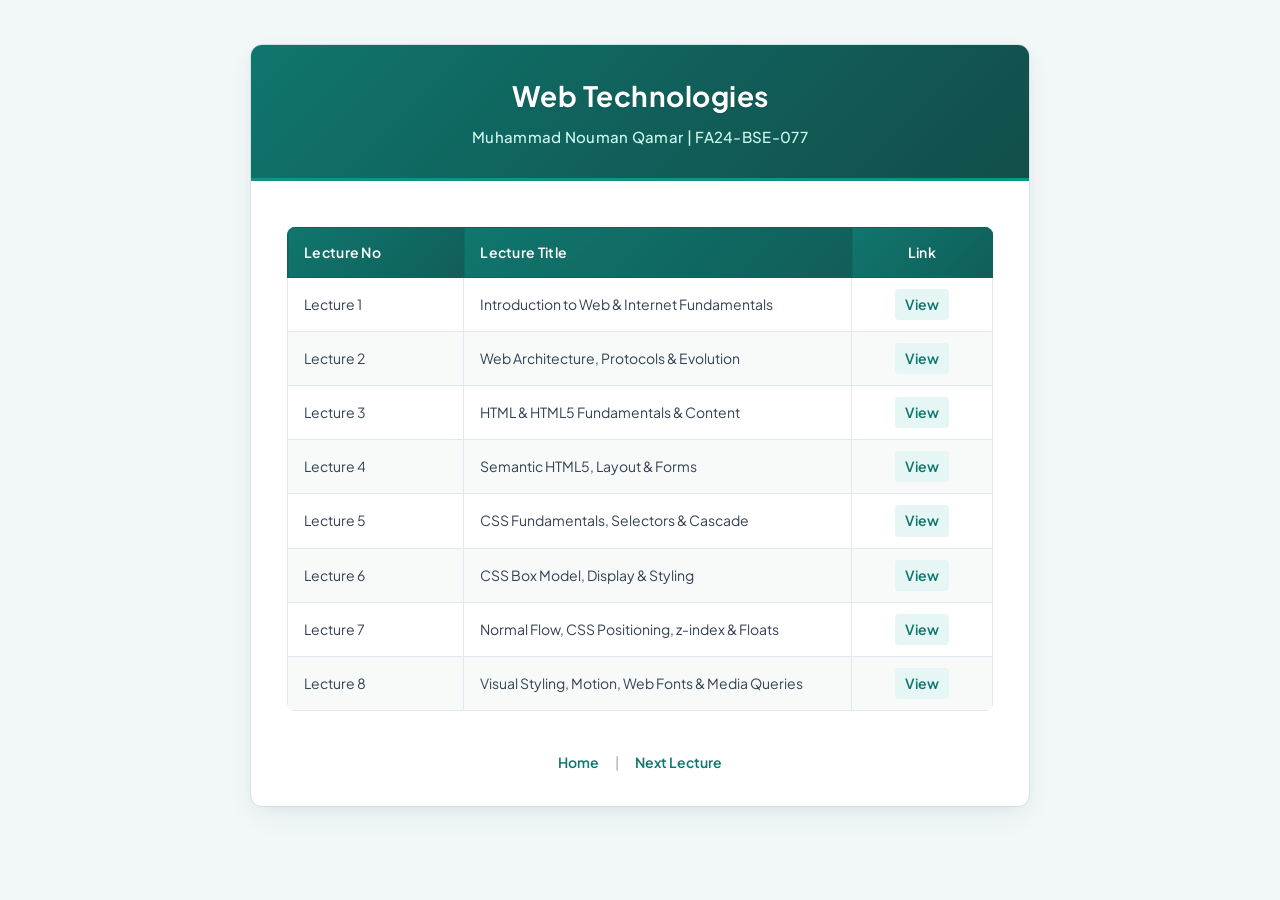
<file: index.html>
<!DOCTYPE html>
<html lang="en">
<head>
    <meta charset="UTF-8">
    <meta name="viewport" content="width=device-width, initial-scale=1.0">
    <title>Web Technologies - Home</title>
    <link rel="stylesheet" href="style.css">
</head>
<body>

    <div class="container">
        <!-- Top Blue Header Banner -->
        <header class="header-banner">
            <h1>Web Technologies</h1>
            <p class="student-info">Muhammad Nouman Qamar | FA24-BSE-077</p>
        </header>

        <!-- Main Content Area -->
        <main class="content-area">
            <!-- Lectures Table -->
            <table class="lecture-table">
                <thead>
                    <tr>
                        <th style="width: 25%;">Lecture No</th>
                        <th style="width: 55%;">Lecture Title</th>
                        <th style="width: 20%; text-align: center;">Link</th>
                    </tr>
                </thead>
                <tbody>
                    <tr>
                        <td>Lecture 1</td>
                        <td>Introduction to Web &amp; Internet Fundamentals</td>
                        <td style="text-align: center;"><a href="lecture1.html" class="table-link">View</a></td>
                    </tr>
                    <tr>
                        <td>Lecture 2</td>
                        <td>Web Architecture, Protocols &amp; Evolution</td>
                        <td style="text-align: center;"><a href="lecture2.html" class="table-link">View</a></td>
                    </tr>
                    <tr>
                        <td>Lecture 3</td>
                        <td>HTML &amp; HTML5 Fundamentals &amp; Content</td>
                        <td style="text-align: center;"><a href="lecture3.html" class="table-link">View</a></td>
                    </tr>
                    <tr>
                        <td>Lecture 4</td>
                        <td>Semantic HTML5, Layout &amp; Forms</td>
                        <td style="text-align: center;"><a href="lecture4.html" class="table-link">View</a></td>
                    </tr>
                    <tr>
                        <td>Lecture 5</td>
                        <td>CSS Fundamentals, Selectors &amp; Cascade</td>
                        <td style="text-align: center;"><a href="lecture5.html" class="table-link">View</a></td>
                    </tr>
                    <tr>
                        <td>Lecture 6</td>
                        <td>CSS Box Model, Display &amp; Styling</td>
                        <td style="text-align: center;"><a href="lecture6.html" class="table-link">View</a></td>
                    </tr>
                    <tr>
                        <td>Lecture 7</td>
                        <td>Normal Flow, CSS Positioning, z-index &amp; Floats</td>
                        <td style="text-align: center;"><a href="lecture7.html" class="table-link">View</a></td>
                    </tr>
                    <tr>
                        <td>Lecture 8</td>
                        <td>Visual Styling, Motion, Web Fonts &amp; Media Queries</td>
                        <td style="text-align: center;"><a href="lecture8.html" class="table-link">View</a></td>
                    </tr>
                </tbody>
            </table>

            <!-- Bottom Navigation -->
            <footer class="nav-footer">
                <a href="index.html">Home</a> | <a href="lecture1.html">Next Lecture</a>
            </footer>
        </main>
    </div>

</body>
</html>
</file>
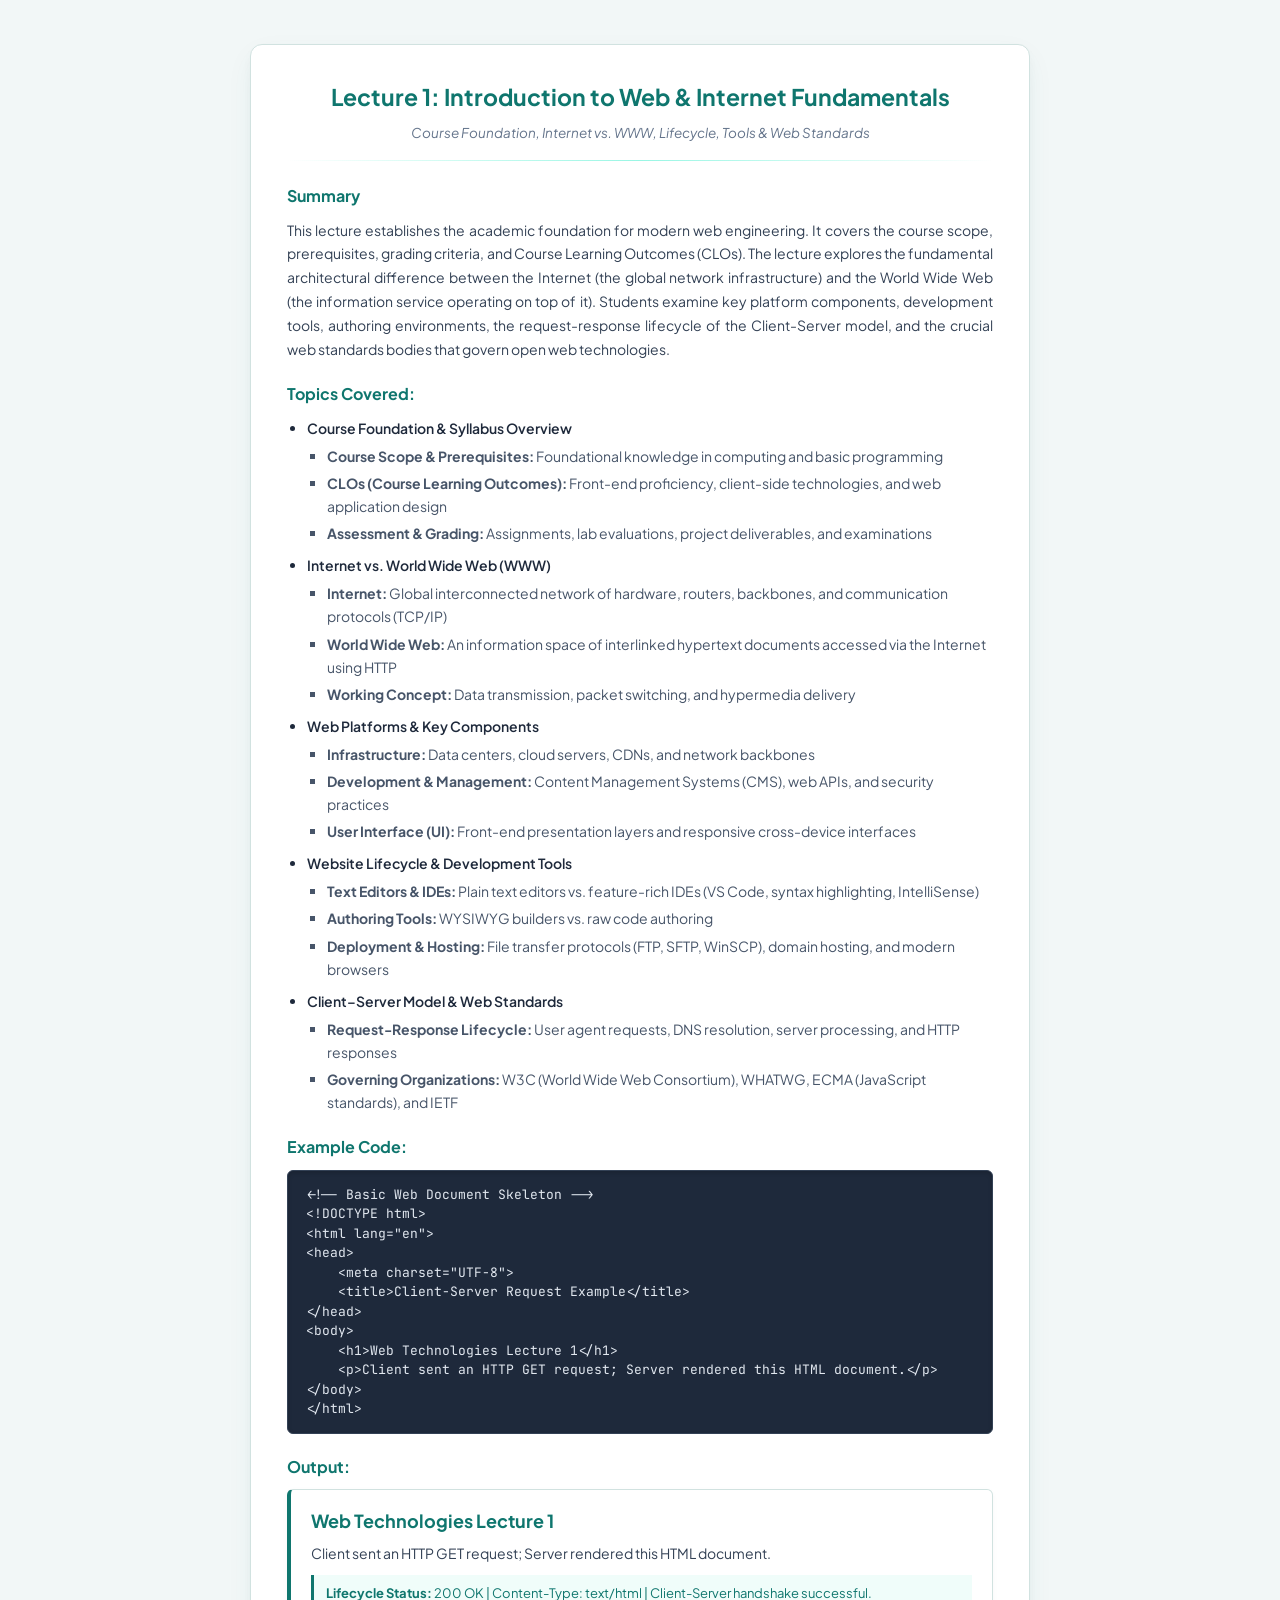
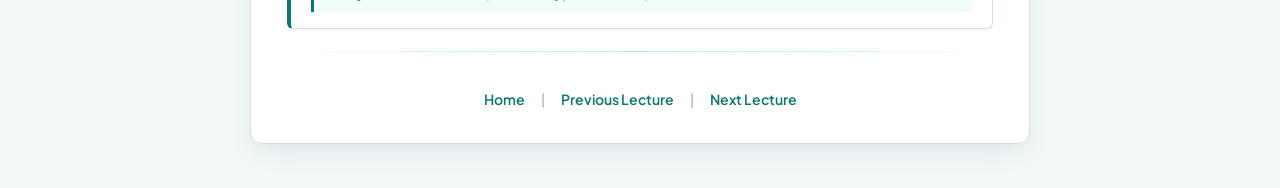
<file: lecture1.html>
<!DOCTYPE html>
<html lang="en">
<head>
    <meta charset="UTF-8">
    <meta name="viewport" content="width=device-width, initial-scale=1.0">
    <title>Lecture 1: Introduction to Web & Internet Fundamentals</title>
    <link rel="stylesheet" href="style.css">
</head>
<body>

    <div class="container">
        <main class="content-area">
            <!-- Header Section -->
            <h1 class="lecture-title">Lecture 1: Introduction to Web &amp; Internet Fundamentals</h1>
            <p class="lecture-subtitle">Course Foundation, Internet vs. WWW, Lifecycle, Tools &amp; Web Standards</p>
            <hr class="divider">

            <!-- Summary Section -->
            <h2 class="section-title">Summary</h2>
            <p class="section-text">
                This lecture establishes the academic foundation for modern web engineering. It covers the course scope, prerequisites, grading criteria, and Course Learning Outcomes (CLOs). The lecture explores the fundamental architectural difference between the Internet (the global network infrastructure) and the World Wide Web (the information service operating on top of it). Students examine key platform components, development tools, authoring environments, the request-response lifecycle of the Client-Server model, and the crucial web standards bodies that govern open web technologies.
            </p>

            <!-- Topics Covered Section -->
            <h2 class="section-title">Topics Covered:</h2>
            <ul class="topics-list">
                <li>Course Foundation &amp; Syllabus Overview
                    <ul class="sub-topics-list">
                        <li><strong>Course Scope &amp; Prerequisites:</strong> Foundational knowledge in computing and basic programming</li>
                        <li><strong>CLOs (Course Learning Outcomes):</strong> Front-end proficiency, client-side technologies, and web application design</li>
                        <li><strong>Assessment &amp; Grading:</strong> Assignments, lab evaluations, project deliverables, and examinations</li>
                    </ul>
                </li>
                <li>Internet vs. World Wide Web (WWW)
                    <ul class="sub-topics-list">
                        <li><strong>Internet:</strong> Global interconnected network of hardware, routers, backbones, and communication protocols (TCP/IP)</li>
                        <li><strong>World Wide Web:</strong> An information space of interlinked hypertext documents accessed via the Internet using HTTP</li>
                        <li><strong>Working Concept:</strong> Data transmission, packet switching, and hypermedia delivery</li>
                    </ul>
                </li>
                <li>Web Platforms &amp; Key Components
                    <ul class="sub-topics-list">
                        <li><strong>Infrastructure:</strong> Data centers, cloud servers, CDNs, and network backbones</li>
                        <li><strong>Development &amp; Management:</strong> Content Management Systems (CMS), web APIs, and security practices</li>
                        <li><strong>User Interface (UI):</strong> Front-end presentation layers and responsive cross-device interfaces</li>
                    </ul>
                </li>
                <li>Website Lifecycle &amp; Development Tools
                    <ul class="sub-topics-list">
                        <li><strong>Text Editors &amp; IDEs:</strong> Plain text editors vs. feature-rich IDEs (VS Code, syntax highlighting, IntelliSense)</li>
                        <li><strong>Authoring Tools:</strong> WYSIWYG builders vs. raw code authoring</li>
                        <li><strong>Deployment &amp; Hosting:</strong> File transfer protocols (FTP, SFTP, WinSCP), domain hosting, and modern browsers</li>
                    </ul>
                </li>
                <li>Client–Server Model &amp; Web Standards
                    <ul class="sub-topics-list">
                        <li><strong>Request-Response Lifecycle:</strong> User agent requests, DNS resolution, server processing, and HTTP responses</li>
                        <li><strong>Governing Organizations:</strong> W3C (World Wide Web Consortium), WHATWG, ECMA (JavaScript standards), and IETF</li>
                    </ul>
                </li>
            </ul>

            <!-- Example Code Section -->
            <h2 class="section-title">Example Code:</h2>
            <div class="code-box">
                <pre>&lt;!-- Basic Web Document Skeleton --&gt;
&lt;!DOCTYPE html&gt;
&lt;html lang="en"&gt;
&lt;head&gt;
    &lt;meta charset="UTF-8"&gt;
    &lt;title&gt;Client-Server Request Example&lt;/title&gt;
&lt;/head&gt;
&lt;body&gt;
    &lt;h1&gt;Web Technologies Lecture 1&lt;/h1&gt;
    &lt;p&gt;Client sent an HTTP GET request; Server rendered this HTML document.&lt;/p&gt;
&lt;/body&gt;
&lt;/html&gt;</pre>
            </div>

            <!-- Output Section -->
            <h2 class="section-title">Output:</h2>
            <div class="output-box">
                <h2 style="font-size: 18px; color: #0f766e; margin-bottom: 6px;">Web Technologies Lecture 1</h2>
                <p style="font-size: 14px; color: #334155;">Client sent an HTTP GET request; Server rendered this HTML document.</p>
                <div style="margin-top: 10px; padding: 8px 12px; background-color: #f0fdfa; border-left: 3px solid #0f766e; font-size: 13px; color: #0f766e;">
                    <strong>Lifecycle Status:</strong> 200 OK | Content-Type: text/html | Client-Server handshake successful.
                </div>
            </div>

            <hr class="divider">

            <!-- Bottom Navigation -->
            <footer class="nav-footer">
                <a href="index.html">Home</a> | <a href="index.html">Previous Lecture</a> | <a href="lecture2.html">Next Lecture</a>
            </footer>
        </main>
    </div>

</body>
</html>
</file>
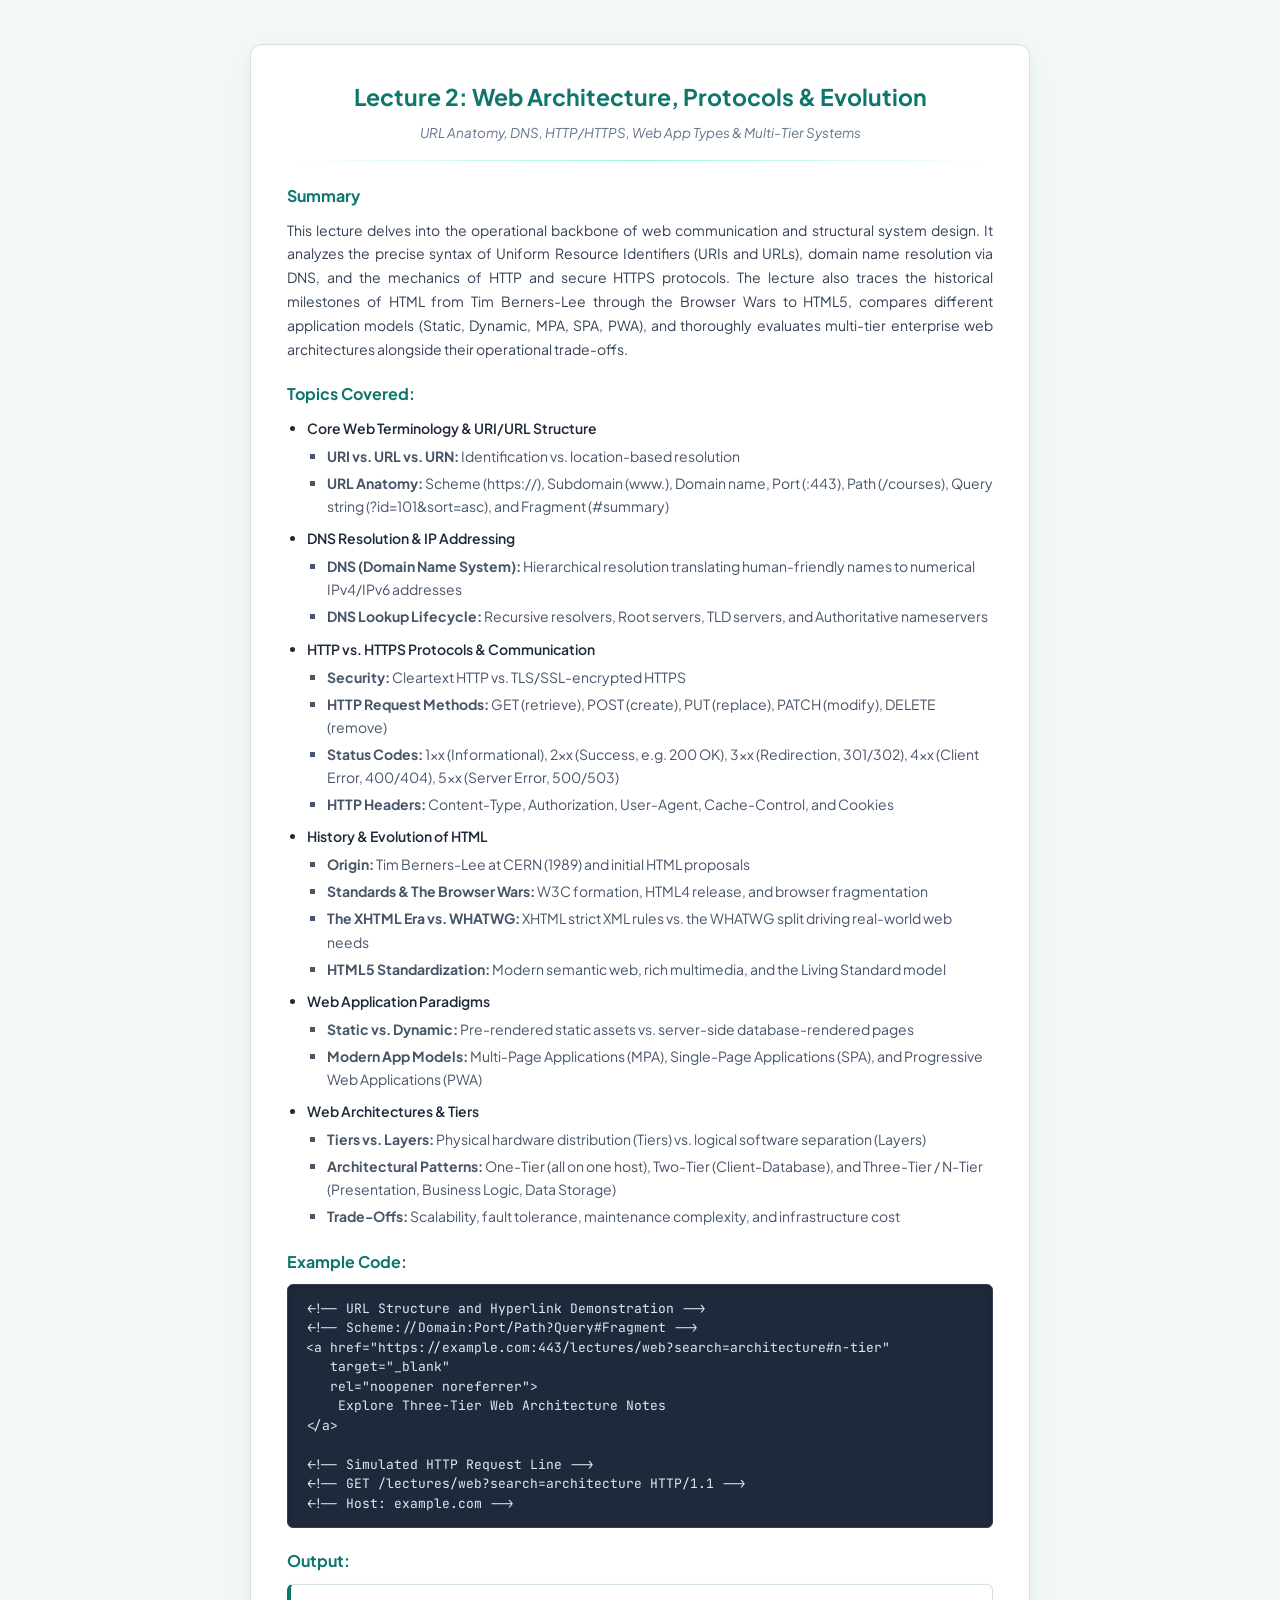
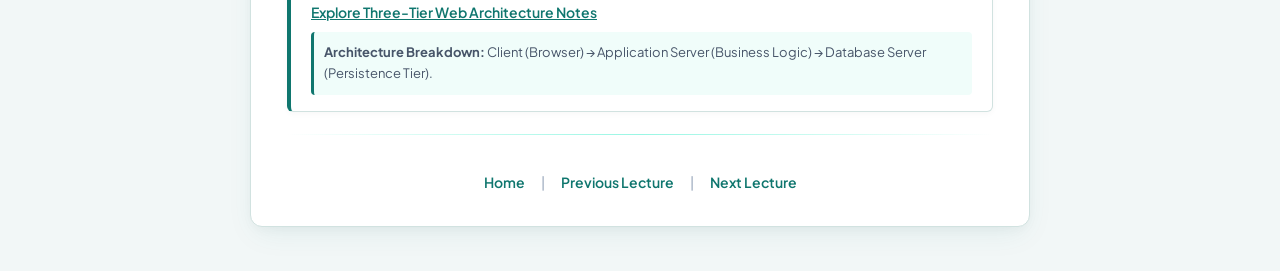
<file: lecture2.html>
<!DOCTYPE html>
<html lang="en">
<head>
    <meta charset="UTF-8">
    <meta name="viewport" content="width=device-width, initial-scale=1.0">
    <title>Lecture 2: Web Architecture, Protocols & Evolution</title>
    <link rel="stylesheet" href="style.css">
</head>
<body>

    <div class="container">
        <main class="content-area">
            <!-- Header Section -->
            <h1 class="lecture-title">Lecture 2: Web Architecture, Protocols &amp; Evolution</h1>
            <p class="lecture-subtitle">URL Anatomy, DNS, HTTP/HTTPS, Web App Types &amp; Multi-Tier Systems</p>
            <hr class="divider">

            <!-- Summary Section -->
            <h2 class="section-title">Summary</h2>
            <p class="section-text">
                This lecture delves into the operational backbone of web communication and structural system design. It analyzes the precise syntax of Uniform Resource Identifiers (URIs and URLs), domain name resolution via DNS, and the mechanics of HTTP and secure HTTPS protocols. The lecture also traces the historical milestones of HTML from Tim Berners-Lee through the Browser Wars to HTML5, compares different application models (Static, Dynamic, MPA, SPA, PWA), and thoroughly evaluates multi-tier enterprise web architectures alongside their operational trade-offs.
            </p>

            <!-- Topics Covered Section -->
            <h2 class="section-title">Topics Covered:</h2>
            <ul class="topics-list">
                <li>Core Web Terminology &amp; URI/URL Structure
                    <ul class="sub-topics-list">
                        <li><strong>URI vs. URL vs. URN:</strong> Identification vs. location-based resolution</li>
                        <li><strong>URL Anatomy:</strong> Scheme (https://), Subdomain (www.), Domain name, Port (:443), Path (/courses), Query string (?id=101&amp;sort=asc), and Fragment (#summary)</li>
                    </ul>
                </li>
                <li>DNS Resolution &amp; IP Addressing
                    <ul class="sub-topics-list">
                        <li><strong>DNS (Domain Name System):</strong> Hierarchical resolution translating human-friendly names to numerical IPv4/IPv6 addresses</li>
                        <li><strong>DNS Lookup Lifecycle:</strong> Recursive resolvers, Root servers, TLD servers, and Authoritative nameservers</li>
                    </ul>
                </li>
                <li>HTTP vs. HTTPS Protocols &amp; Communication
                    <ul class="sub-topics-list">
                        <li><strong>Security:</strong> Cleartext HTTP vs. TLS/SSL-encrypted HTTPS</li>
                        <li><strong>HTTP Request Methods:</strong> GET (retrieve), POST (create), PUT (replace), PATCH (modify), DELETE (remove)</li>
                        <li><strong>Status Codes:</strong> 1xx (Informational), 2xx (Success, e.g. 200 OK), 3xx (Redirection, 301/302), 4xx (Client Error, 400/404), 5xx (Server Error, 500/503)</li>
                        <li><strong>HTTP Headers:</strong> Content-Type, Authorization, User-Agent, Cache-Control, and Cookies</li>
                    </ul>
                </li>
                <li>History &amp; Evolution of HTML
                    <ul class="sub-topics-list">
                        <li><strong>Origin:</strong> Tim Berners-Lee at CERN (1989) and initial HTML proposals</li>
                        <li><strong>Standards &amp; The Browser Wars:</strong> W3C formation, HTML4 release, and browser fragmentation</li>
                        <li><strong>The XHTML Era vs. WHATWG:</strong> XHTML strict XML rules vs. the WHATWG split driving real-world web needs</li>
                        <li><strong>HTML5 Standardization:</strong> Modern semantic web, rich multimedia, and the Living Standard model</li>
                    </ul>
                </li>
                <li>Web Application Paradigms
                    <ul class="sub-topics-list">
                        <li><strong>Static vs. Dynamic:</strong> Pre-rendered static assets vs. server-side database-rendered pages</li>
                        <li><strong>Modern App Models:</strong> Multi-Page Applications (MPA), Single-Page Applications (SPA), and Progressive Web Applications (PWA)</li>
                    </ul>
                </li>
                <li>Web Architectures &amp; Tiers
                    <ul class="sub-topics-list">
                        <li><strong>Tiers vs. Layers:</strong> Physical hardware distribution (Tiers) vs. logical software separation (Layers)</li>
                        <li><strong>Architectural Patterns:</strong> One-Tier (all on one host), Two-Tier (Client-Database), and Three-Tier / N-Tier (Presentation, Business Logic, Data Storage)</li>
                        <li><strong>Trade-Offs:</strong> Scalability, fault tolerance, maintenance complexity, and infrastructure cost</li>
                    </ul>
                </li>
            </ul>

            <!-- Example Code Section -->
            <h2 class="section-title">Example Code:</h2>
            <div class="code-box">
                <pre>&lt;!-- URL Structure and Hyperlink Demonstration --&gt;
&lt;!-- Scheme://Domain:Port/Path?Query#Fragment --&gt;
&lt;a href="https://example.com:443/lectures/web?search=architecture#n-tier" 
   target="_blank" 
   rel="noopener noreferrer"&gt;
    Explore Three-Tier Web Architecture Notes
&lt;/a&gt;

&lt;!-- Simulated HTTP Request Line --&gt;
&lt;!-- GET /lectures/web?search=architecture HTTP/1.1 --&gt;
&lt;!-- Host: example.com --&gt;</pre>
            </div>

            <!-- Output Section -->
            <h2 class="section-title">Output:</h2>
            <div class="output-box">
                <p style="font-size: 14px; margin-bottom: 8px;">
                    <a href="#" style="color: #0f766e; font-weight: 600; text-decoration: underline;">Explore Three-Tier Web Architecture Notes</a>
                </p>
                <div style="font-size: 13px; color: #475569; background-color: #f0fdfa; padding: 10px; border-radius: 4px; border-left: 3px solid #0f766e;">
                    <strong>Architecture Breakdown:</strong> Client (Browser) &rarr; Application Server (Business Logic) &rarr; Database Server (Persistence Tier).
                </div>
            </div>

            <hr class="divider">

            <!-- Bottom Navigation -->
            <footer class="nav-footer">
                <a href="index.html">Home</a> | <a href="lecture1.html">Previous Lecture</a> | <a href="lecture3.html">Next Lecture</a>
            </footer>
        </main>
    </div>

</body>
</html>
</file>
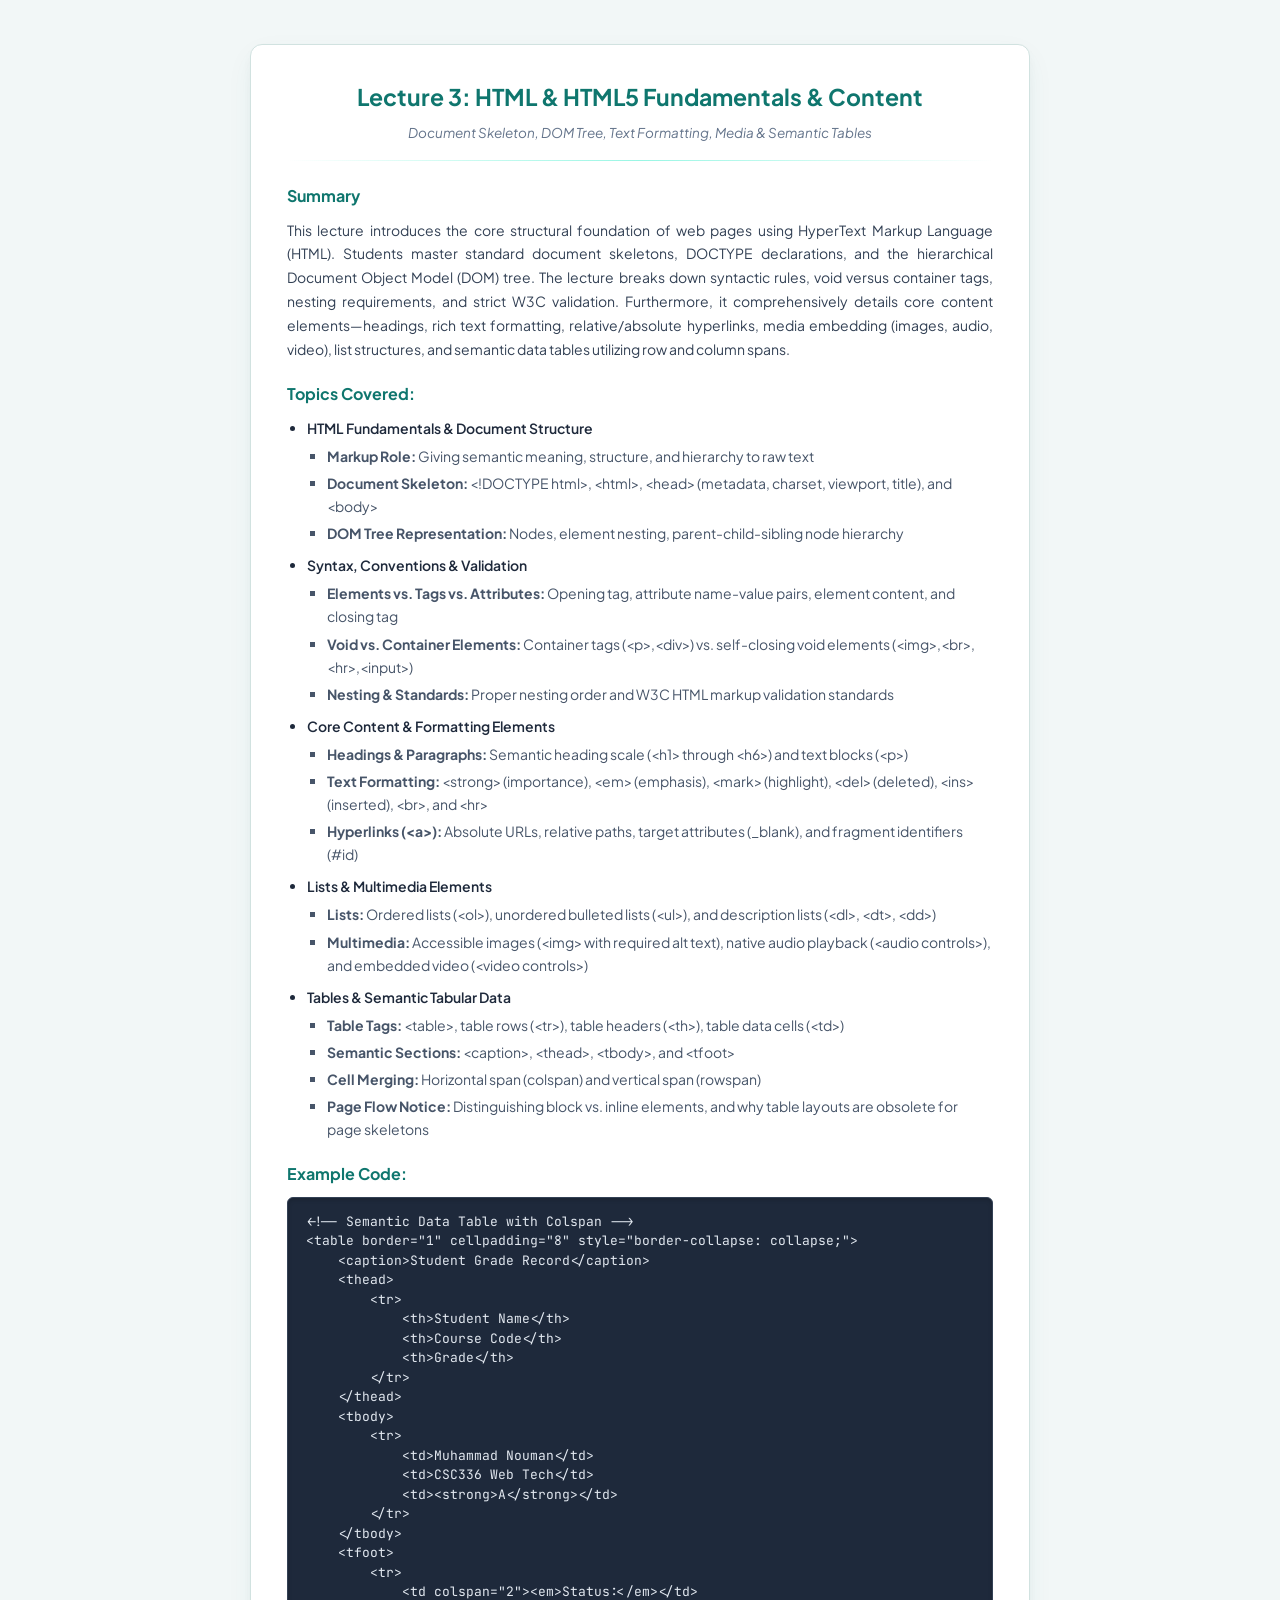
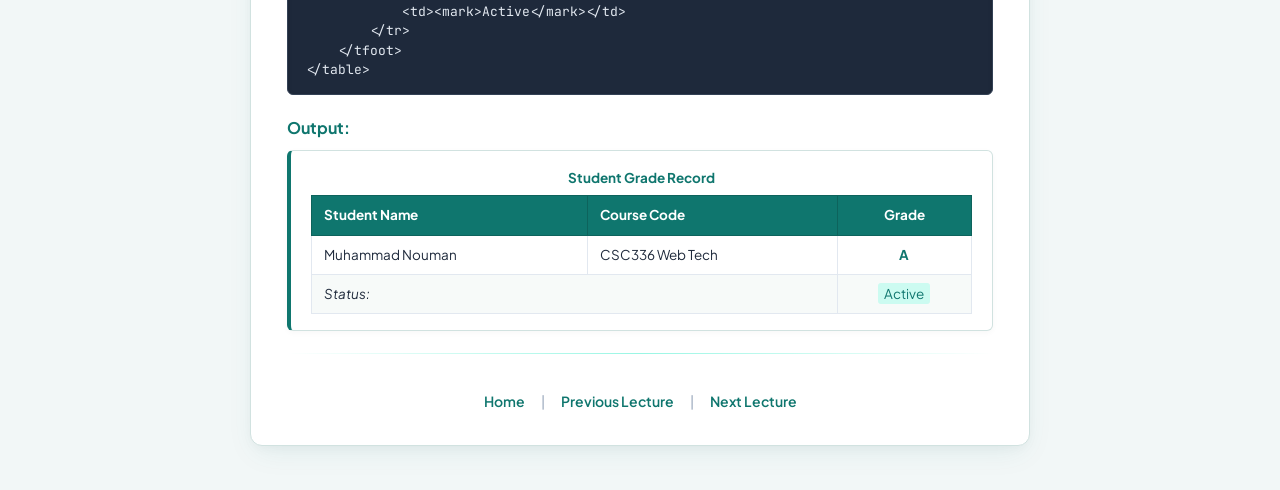
<file: lecture3.html>
<!DOCTYPE html>
<html lang="en">
<head>
    <meta charset="UTF-8">
    <meta name="viewport" content="width=device-width, initial-scale=1.0">
    <title>Lecture 3: HTML & HTML5 Fundamentals & Content</title>
    <link rel="stylesheet" href="style.css">
</head>
<body>

    <div class="container">
        <main class="content-area">
            <!-- Header Section -->
            <h1 class="lecture-title">Lecture 3: HTML &amp; HTML5 Fundamentals &amp; Content</h1>
            <p class="lecture-subtitle">Document Skeleton, DOM Tree, Text Formatting, Media &amp; Semantic Tables</p>
            <hr class="divider">

            <!-- Summary Section -->
            <h2 class="section-title">Summary</h2>
            <p class="section-text">
                This lecture introduces the core structural foundation of web pages using HyperText Markup Language (HTML). Students master standard document skeletons, DOCTYPE declarations, and the hierarchical Document Object Model (DOM) tree. The lecture breaks down syntactic rules, void versus container tags, nesting requirements, and strict W3C validation. Furthermore, it comprehensively details core content elements—headings, rich text formatting, relative/absolute hyperlinks, media embedding (images, audio, video), list structures, and semantic data tables utilizing row and column spans.
            </p>

            <!-- Topics Covered Section -->
            <h2 class="section-title">Topics Covered:</h2>
            <ul class="topics-list">
                <li>HTML Fundamentals &amp; Document Structure
                    <ul class="sub-topics-list">
                        <li><strong>Markup Role:</strong> Giving semantic meaning, structure, and hierarchy to raw text</li>
                        <li><strong>Document Skeleton:</strong> &lt;!DOCTYPE html&gt;, &lt;html&gt;, &lt;head&gt; (metadata, charset, viewport, title), and &lt;body&gt;</li>
                        <li><strong>DOM Tree Representation:</strong> Nodes, element nesting, parent-child-sibling node hierarchy</li>
                    </ul>
                </li>
                <li>Syntax, Conventions &amp; Validation
                    <ul class="sub-topics-list">
                        <li><strong>Elements vs. Tags vs. Attributes:</strong> Opening tag, attribute name-value pairs, element content, and closing tag</li>
                        <li><strong>Void vs. Container Elements:</strong> Container tags (&lt;p&gt;,&lt;div&gt;) vs. self-closing void elements (&lt;img&gt;,&lt;br&gt;,&lt;hr&gt;,&lt;input&gt;)</li>
                        <li><strong>Nesting &amp; Standards:</strong> Proper nesting order and W3C HTML markup validation standards</li>
                    </ul>
                </li>
                <li>Core Content &amp; Formatting Elements
                    <ul class="sub-topics-list">
                        <li><strong>Headings &amp; Paragraphs:</strong> Semantic heading scale (&lt;h1&gt; through &lt;h6&gt;) and text blocks (&lt;p&gt;)</li>
                        <li><strong>Text Formatting:</strong> &lt;strong&gt; (importance), &lt;em&gt; (emphasis), &lt;mark&gt; (highlight), &lt;del&gt; (deleted), &lt;ins&gt; (inserted), &lt;br&gt;, and &lt;hr&gt;</li>
                        <li><strong>Hyperlinks (&lt;a&gt;):</strong> Absolute URLs, relative paths, target attributes (_blank), and fragment identifiers (#id)</li>
                    </ul>
                </li>
                <li>Lists &amp; Multimedia Elements
                    <ul class="sub-topics-list">
                        <li><strong>Lists:</strong> Ordered lists (&lt;ol&gt;), unordered bulleted lists (&lt;ul&gt;), and description lists (&lt;dl&gt;, &lt;dt&gt;, &lt;dd&gt;)</li>
                        <li><strong>Multimedia:</strong> Accessible images (&lt;img&gt; with required alt text), native audio playback (&lt;audio controls&gt;), and embedded video (&lt;video controls&gt;)</li>
                    </ul>
                </li>
                <li>Tables &amp; Semantic Tabular Data
                    <ul class="sub-topics-list">
                        <li><strong>Table Tags:</strong> &lt;table&gt;, table rows (&lt;tr&gt;), table headers (&lt;th&gt;), table data cells (&lt;td&gt;)</li>
                        <li><strong>Semantic Sections:</strong> &lt;caption&gt;, &lt;thead&gt;, &lt;tbody&gt;, and &lt;tfoot&gt;</li>
                        <li><strong>Cell Merging:</strong> Horizontal span (colspan) and vertical span (rowspan)</li>
                        <li><strong>Page Flow Notice:</strong> Distinguishing block vs. inline elements, and why table layouts are obsolete for page skeletons</li>
                    </ul>
                </li>
            </ul>

            <!-- Example Code Section -->
            <h2 class="section-title">Example Code:</h2>
            <div class="code-box">
                <pre>&lt;!-- Semantic Data Table with Colspan --&gt;
&lt;table border="1" cellpadding="8" style="border-collapse: collapse;"&gt;
    &lt;caption&gt;Student Grade Record&lt;/caption&gt;
    &lt;thead&gt;
        &lt;tr&gt;
            &lt;th&gt;Student Name&lt;/th&gt;
            &lt;th&gt;Course Code&lt;/th&gt;
            &lt;th&gt;Grade&lt;/th&gt;
        &lt;/tr&gt;
    &lt;/thead&gt;
    &lt;tbody&gt;
        &lt;tr&gt;
            &lt;td&gt;Muhammad Nouman&lt;/td&gt;
            &lt;td&gt;CSC336 Web Tech&lt;/td&gt;
            &lt;td&gt;&lt;strong&gt;A&lt;/strong&gt;&lt;/td&gt;
        &lt;/tr&gt;
    &lt;/tbody&gt;
    &lt;tfoot&gt;
        &lt;tr&gt;
            &lt;td colspan="2"&gt;&lt;em&gt;Status:&lt;/em&gt;&lt;/td&gt;
            &lt;td&gt;&lt;mark&gt;Active&lt;/mark&gt;&lt;/td&gt;
        &lt;/tr&gt;
    &lt;/tfoot&gt;
&lt;/table&gt;</pre>
            </div>

            <!-- Output Section -->
            <h2 class="section-title">Output:</h2>
            <div class="output-box">
                <table style="width: 100%; border-collapse: collapse; font-size: 13.5px; border: 1px solid #d1e2e0;">
                    <caption style="font-weight: 700; color: #0f766e; margin-bottom: 6px;">Student Grade Record</caption>
                    <thead>
                        <tr style="background-color: #0f766e; color: #ffffff;">
                            <th style="padding: 8px 12px; text-align: left; border: 1px solid #0d635c;">Student Name</th>
                            <th style="padding: 8px 12px; text-align: left; border: 1px solid #0d635c;">Course Code</th>
                            <th style="padding: 8px 12px; text-align: center; border: 1px solid #0d635c;">Grade</th>
                        </tr>
                    </thead>
                    <tbody>
                        <tr style="background-color: #ffffff;">
                            <td style="padding: 8px 12px; border: 1px solid #e2e8f0;">Muhammad Nouman</td>
                            <td style="padding: 8px 12px; border: 1px solid #e2e8f0;">CSC336 Web Tech</td>
                            <td style="padding: 8px 12px; text-align: center; border: 1px solid #e2e8f0;"><strong style="color: #0f766e;">A</strong></td>
                        </tr>
                    </tbody>
                    <tfoot>
                        <tr style="background-color: #f7faf9;">
                            <td colspan="2" style="padding: 8px 12px; border: 1px solid #e2e8f0;"><em>Status:</em></td>
                            <td style="padding: 8px 12px; text-align: center; border: 1px solid #e2e8f0;"><mark style="background-color: #ccfbf1; color: #0f766e; padding: 2px 6px; border-radius: 3px;">Active</mark></td>
                        </tr>
                    </tfoot>
                </table>
            </div>

            <hr class="divider">

            <!-- Bottom Navigation -->
            <footer class="nav-footer">
                <a href="index.html">Home</a> | <a href="lecture2.html">Previous Lecture</a> | <a href="lecture4.html">Next Lecture</a>
            </footer>
        </main>
    </div>

</body>
</html>
</file>
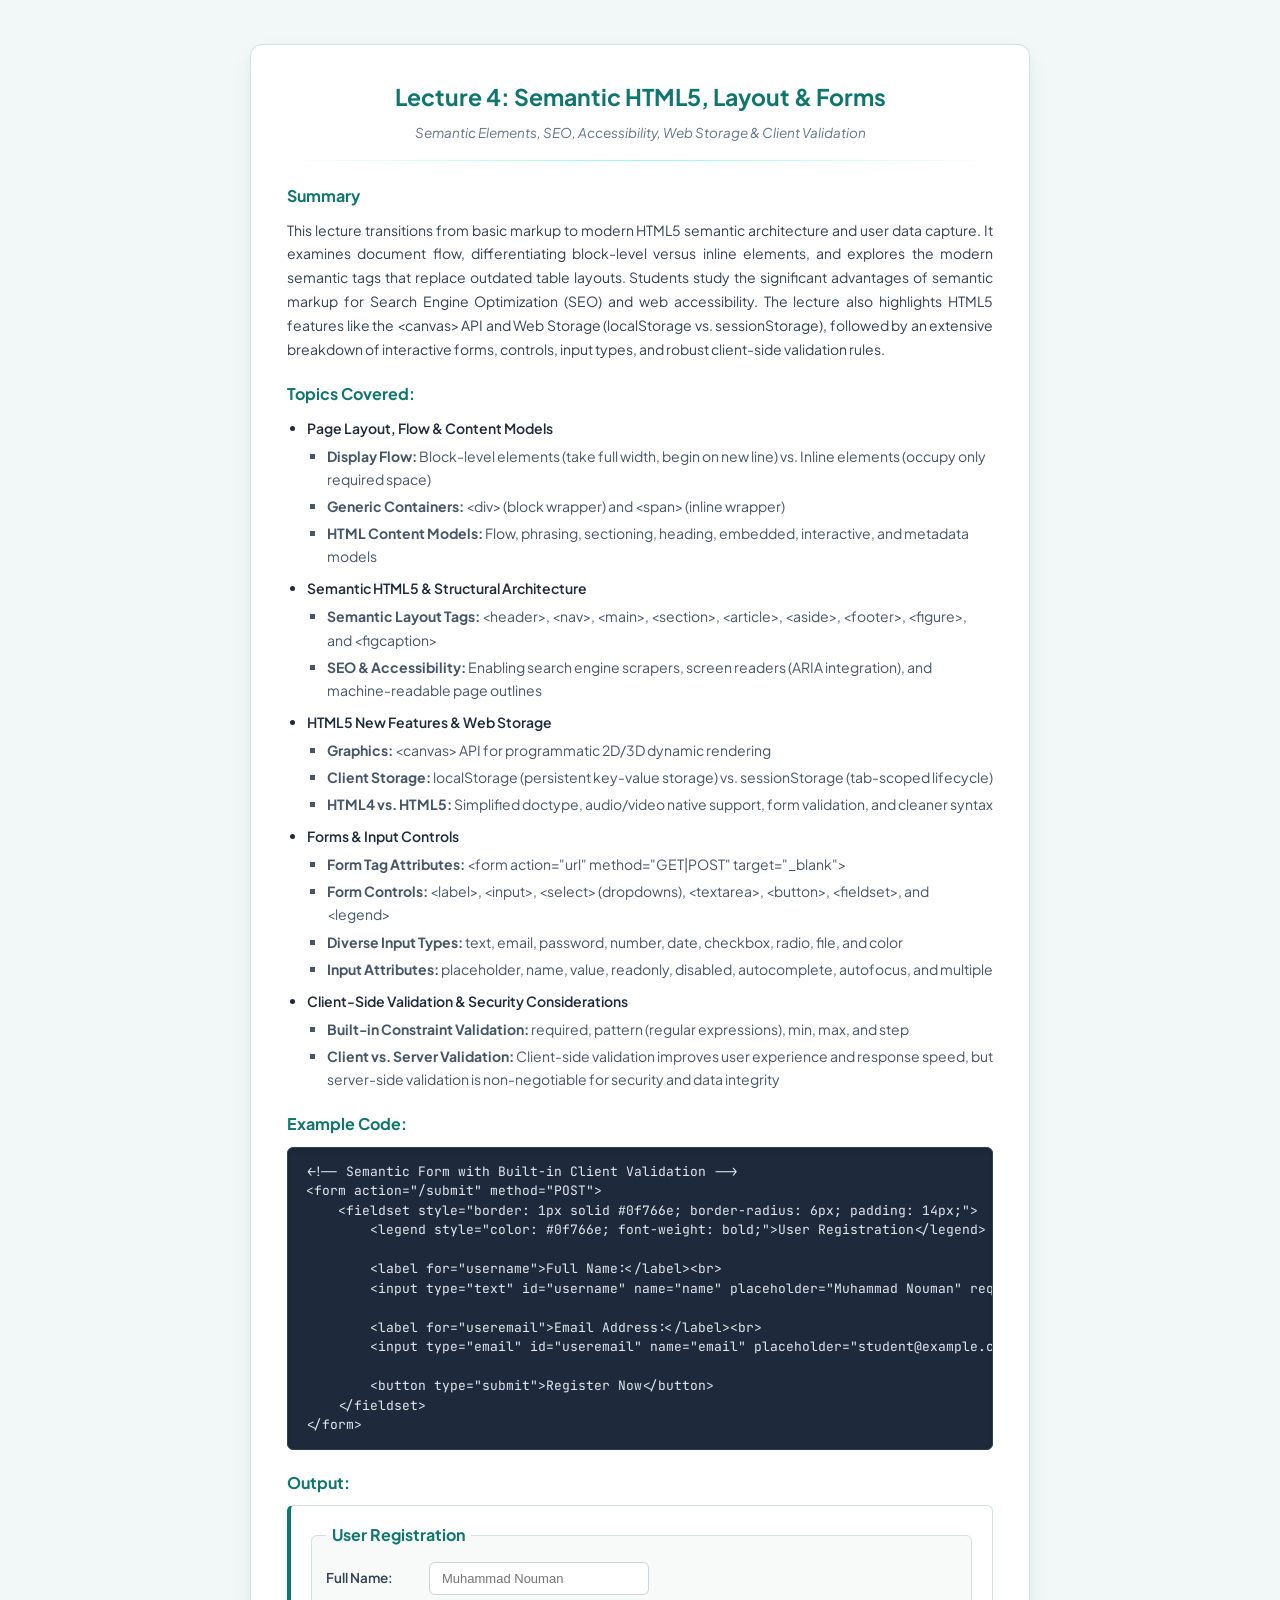
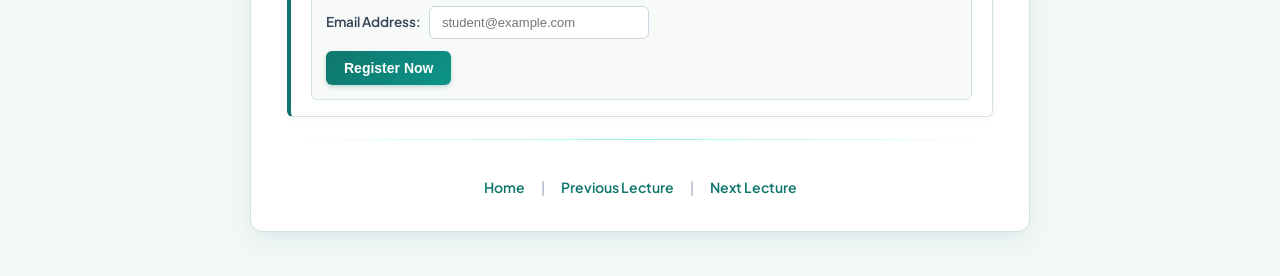
<file: lecture4.html>
<!DOCTYPE html>
<html lang="en">
<head>
    <meta charset="UTF-8">
    <meta name="viewport" content="width=device-width, initial-scale=1.0">
    <title>Lecture 4: Semantic HTML5, Layout & Forms</title>
    <link rel="stylesheet" href="style.css">
</head>
<body>

    <div class="container">
        <main class="content-area">
            <!-- Header Section -->
            <h1 class="lecture-title">Lecture 4: Semantic HTML5, Layout &amp; Forms</h1>
            <p class="lecture-subtitle">Semantic Elements, SEO, Accessibility, Web Storage &amp; Client Validation</p>
            <hr class="divider">

            <!-- Summary Section -->
            <h2 class="section-title">Summary</h2>
            <p class="section-text">
                This lecture transitions from basic markup to modern HTML5 semantic architecture and user data capture. It examines document flow, differentiating block-level versus inline elements, and explores the modern semantic tags that replace outdated table layouts. Students study the significant advantages of semantic markup for Search Engine Optimization (SEO) and web accessibility. The lecture also highlights HTML5 features like the &lt;canvas&gt; API and Web Storage (localStorage vs. sessionStorage), followed by an extensive breakdown of interactive forms, controls, input types, and robust client-side validation rules.
            </p>

            <!-- Topics Covered Section -->
            <h2 class="section-title">Topics Covered:</h2>
            <ul class="topics-list">
                <li>Page Layout, Flow &amp; Content Models
                    <ul class="sub-topics-list">
                        <li><strong>Display Flow:</strong> Block-level elements (take full width, begin on new line) vs. Inline elements (occupy only required space)</li>
                        <li><strong>Generic Containers:</strong> &lt;div&gt; (block wrapper) and &lt;span&gt; (inline wrapper)</li>
                        <li><strong>HTML Content Models:</strong> Flow, phrasing, sectioning, heading, embedded, interactive, and metadata models</li>
                    </ul>
                </li>
                <li>Semantic HTML5 &amp; Structural Architecture
                    <ul class="sub-topics-list">
                        <li><strong>Semantic Layout Tags:</strong> &lt;header&gt;, &lt;nav&gt;, &lt;main&gt;, &lt;section&gt;, &lt;article&gt;, &lt;aside&gt;, &lt;footer&gt;, &lt;figure&gt;, and &lt;figcaption&gt;</li>
                        <li><strong>SEO &amp; Accessibility:</strong> Enabling search engine scrapers, screen readers (ARIA integration), and machine-readable page outlines</li>
                    </ul>
                </li>
                <li>HTML5 New Features &amp; Web Storage
                    <ul class="sub-topics-list">
                        <li><strong>Graphics:</strong> &lt;canvas&gt; API for programmatic 2D/3D dynamic rendering</li>
                        <li><strong>Client Storage:</strong> localStorage (persistent key-value storage) vs. sessionStorage (tab-scoped lifecycle)</li>
                        <li><strong>HTML4 vs. HTML5:</strong> Simplified doctype, audio/video native support, form validation, and cleaner syntax</li>
                    </ul>
                </li>
                <li>Forms &amp; Input Controls
                    <ul class="sub-topics-list">
                        <li><strong>Form Tag Attributes:</strong> &lt;form action="url" method="GET|POST" target="_blank"&gt;</li>
                        <li><strong>Form Controls:</strong> &lt;label&gt;, &lt;input&gt;, &lt;select&gt; (dropdowns), &lt;textarea&gt;, &lt;button&gt;, &lt;fieldset&gt;, and &lt;legend&gt;</li>
                        <li><strong>Diverse Input Types:</strong> text, email, password, number, date, checkbox, radio, file, and color</li>
                        <li><strong>Input Attributes:</strong> placeholder, name, value, readonly, disabled, autocomplete, autofocus, and multiple</li>
                    </ul>
                </li>
                <li>Client-Side Validation &amp; Security Considerations
                    <ul class="sub-topics-list">
                        <li><strong>Built-in Constraint Validation:</strong> required, pattern (regular expressions), min, max, and step</li>
                        <li><strong>Client vs. Server Validation:</strong> Client-side validation improves user experience and response speed, but server-side validation is non-negotiable for security and data integrity</li>
                    </ul>
                </li>
            </ul>

            <!-- Example Code Section -->
            <h2 class="section-title">Example Code:</h2>
            <div class="code-box">
                <pre>&lt;!-- Semantic Form with Built-in Client Validation --&gt;
&lt;form action="/submit" method="POST"&gt;
    &lt;fieldset style="border: 1px solid #0f766e; border-radius: 6px; padding: 14px;"&gt;
        &lt;legend style="color: #0f766e; font-weight: bold;"&gt;User Registration&lt;/legend&gt;
        
        &lt;label for="username"&gt;Full Name:&lt;/label&gt;&lt;br&gt;
        &lt;input type="text" id="username" name="name" placeholder="Muhammad Nouman" required&gt;&lt;br&gt;&lt;br&gt;
        
        &lt;label for="useremail"&gt;Email Address:&lt;/label&gt;&lt;br&gt;
        &lt;input type="email" id="useremail" name="email" placeholder="student@example.com" required&gt;&lt;br&gt;&lt;br&gt;
        
        &lt;button type="submit"&gt;Register Now&lt;/button&gt;
    &lt;/fieldset&gt;
&lt;/form&gt;</pre>
            </div>

            <!-- Output Section -->
            <h2 class="section-title">Output:</h2>
            <div class="output-box">
                <form action="#" method="GET" class="demo-form">
                    <fieldset style="border: 1px solid #d1e2e0; border-radius: 6px; padding: 14px; background-color: #f7faf9;">
                        <legend style="color: #0f766e; font-weight: 700; padding: 0 6px;">User Registration</legend>
                        <div style="margin-bottom: 10px;">
                            <label for="reg-name">Full Name:</label>
                            <input type="text" id="reg-name" placeholder="Muhammad Nouman" required>
                        </div>
                        <div style="margin-bottom: 12px;">
                            <label for="reg-email">Email Address:</label>
                            <input type="email" id="reg-email" placeholder="student@example.com" required>
                        </div>
                        <button type="submit" class="demo-btn">Register Now</button>
                    </fieldset>
                </form>
            </div>

            <hr class="divider">

            <!-- Bottom Navigation -->
            <footer class="nav-footer">
                <a href="index.html">Home</a> | <a href="lecture3.html">Previous Lecture</a> | <a href="lecture5.html">Next Lecture</a>
            </footer>
        </main>
    </div>

</body>
</html>
</file>
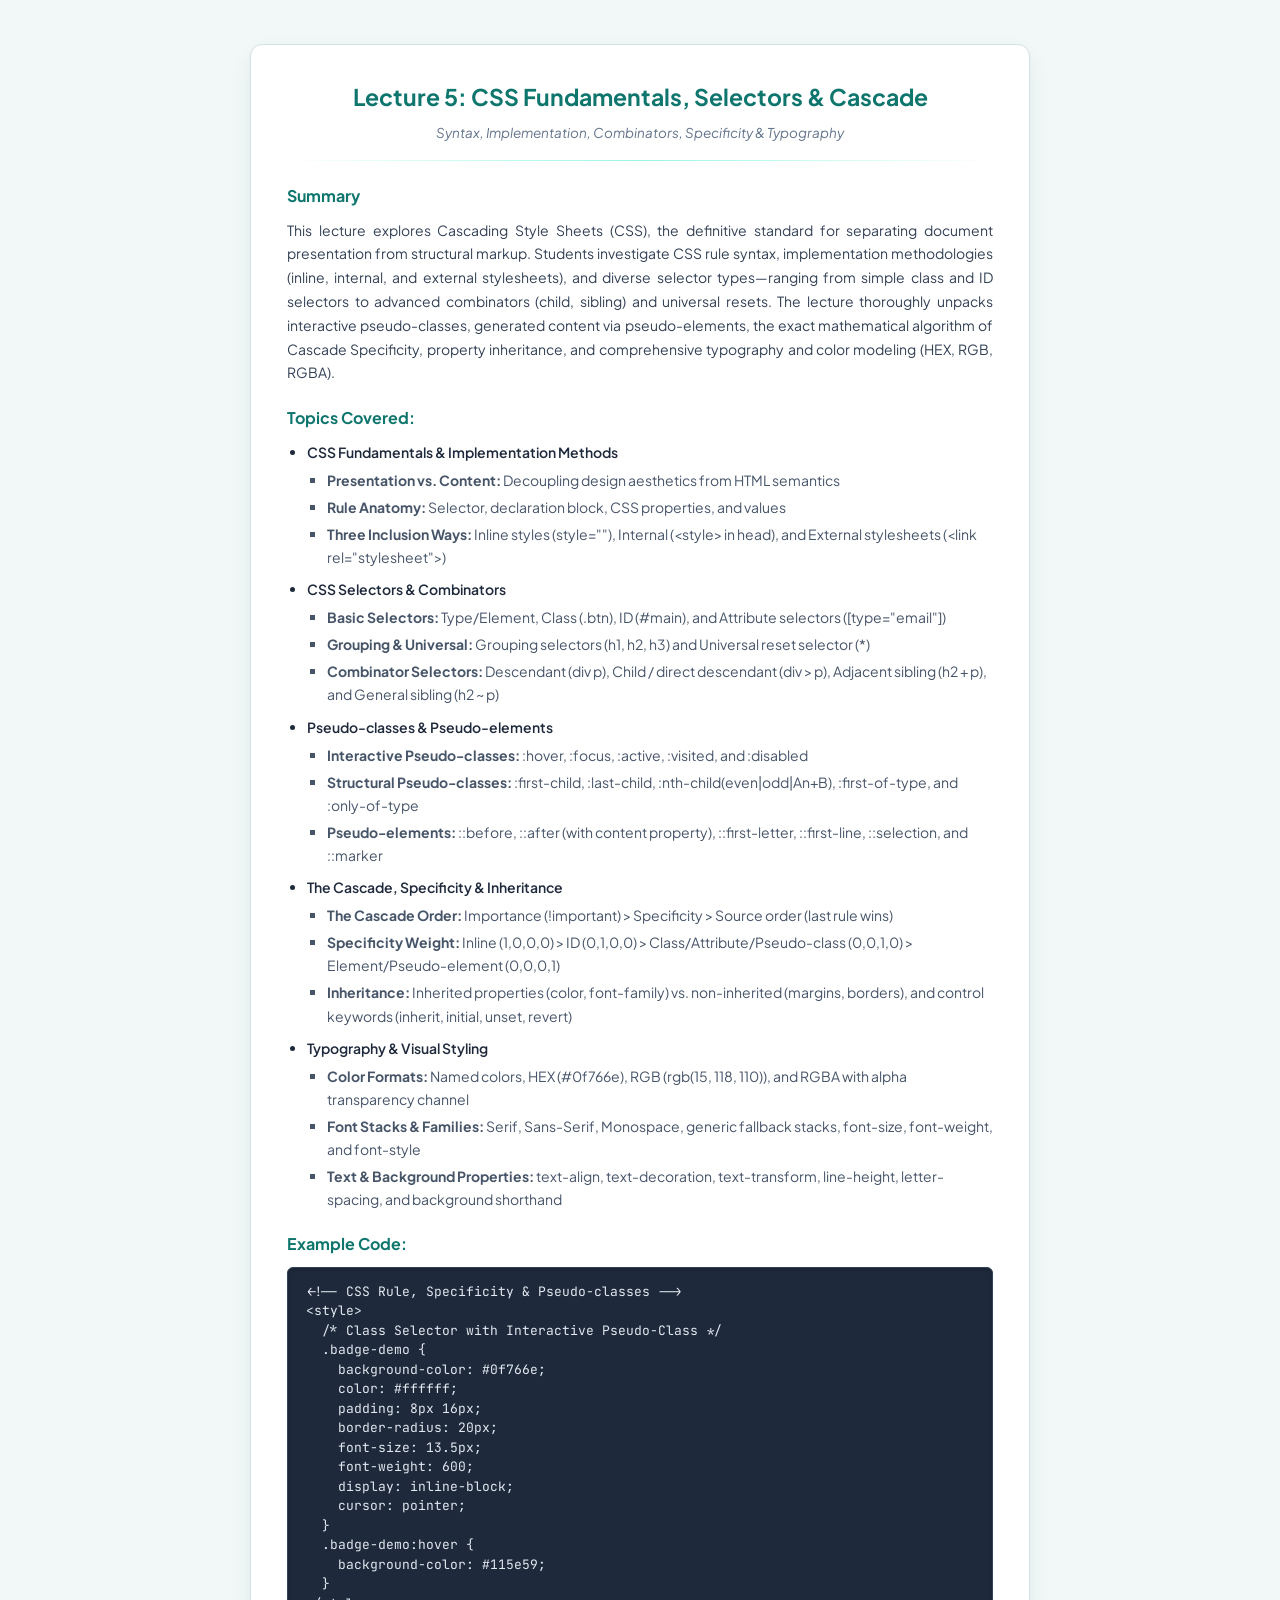
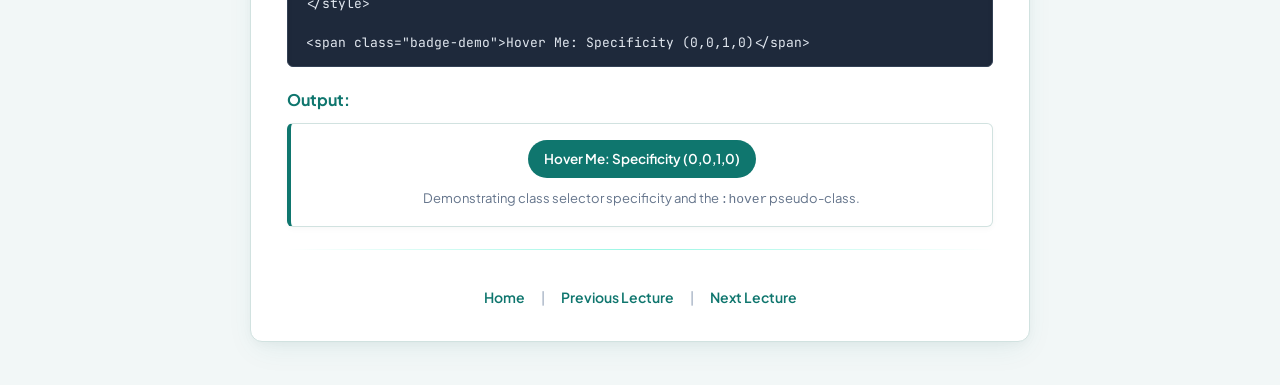
<file: lecture5.html>
<!DOCTYPE html>
<html lang="en">
<head>
    <meta charset="UTF-8">
    <meta name="viewport" content="width=device-width, initial-scale=1.0">
    <title>Lecture 5: CSS Fundamentals, Selectors & Cascade</title>
    <link rel="stylesheet" href="style.css">
</head>
<body>

    <div class="container">
        <main class="content-area">
            <!-- Header Section -->
            <h1 class="lecture-title">Lecture 5: CSS Fundamentals, Selectors &amp; Cascade</h1>
            <p class="lecture-subtitle">Syntax, Implementation, Combinators, Specificity &amp; Typography</p>
            <hr class="divider">

            <!-- Summary Section -->
            <h2 class="section-title">Summary</h2>
            <p class="section-text">
                This lecture explores Cascading Style Sheets (CSS), the definitive standard for separating document presentation from structural markup. Students investigate CSS rule syntax, implementation methodologies (inline, internal, and external stylesheets), and diverse selector types—ranging from simple class and ID selectors to advanced combinators (child, sibling) and universal resets. The lecture thoroughly unpacks interactive pseudo-classes, generated content via pseudo-elements, the exact mathematical algorithm of Cascade Specificity, property inheritance, and comprehensive typography and color modeling (HEX, RGB, RGBA).
            </p>

            <!-- Topics Covered Section -->
            <h2 class="section-title">Topics Covered:</h2>
            <ul class="topics-list">
                <li>CSS Fundamentals &amp; Implementation Methods
                    <ul class="sub-topics-list">
                        <li><strong>Presentation vs. Content:</strong> Decoupling design aesthetics from HTML semantics</li>
                        <li><strong>Rule Anatomy:</strong> Selector, declaration block, CSS properties, and values</li>
                        <li><strong>Three Inclusion Ways:</strong> Inline styles (style=""), Internal (&lt;style&gt; in head), and External stylesheets (&lt;link rel="stylesheet"&gt;)</li>
                    </ul>
                </li>
                <li>CSS Selectors &amp; Combinators
                    <ul class="sub-topics-list">
                        <li><strong>Basic Selectors:</strong> Type/Element, Class (.btn), ID (#main), and Attribute selectors ([type="email"])</li>
                        <li><strong>Grouping &amp; Universal:</strong> Grouping selectors (h1, h2, h3) and Universal reset selector (*)</li>
                        <li><strong>Combinator Selectors:</strong> Descendant (div p), Child / direct descendant (div &gt; p), Adjacent sibling (h2 + p), and General sibling (h2 ~ p)</li>
                    </ul>
                </li>
                <li>Pseudo-classes &amp; Pseudo-elements
                    <ul class="sub-topics-list">
                        <li><strong>Interactive Pseudo-classes:</strong> :hover, :focus, :active, :visited, and :disabled</li>
                        <li><strong>Structural Pseudo-classes:</strong> :first-child, :last-child, :nth-child(even|odd|An+B), :first-of-type, and :only-of-type</li>
                        <li><strong>Pseudo-elements:</strong> ::before, ::after (with content property), ::first-letter, ::first-line, ::selection, and ::marker</li>
                    </ul>
                </li>
                <li>The Cascade, Specificity &amp; Inheritance
                    <ul class="sub-topics-list">
                        <li><strong>The Cascade Order:</strong> Importance (!important) &gt; Specificity &gt; Source order (last rule wins)</li>
                        <li><strong>Specificity Weight:</strong> Inline (1,0,0,0) &gt; ID (0,1,0,0) &gt; Class/Attribute/Pseudo-class (0,0,1,0) &gt; Element/Pseudo-element (0,0,0,1)</li>
                        <li><strong>Inheritance:</strong> Inherited properties (color, font-family) vs. non-inherited (margins, borders), and control keywords (inherit, initial, unset, revert)</li>
                    </ul>
                </li>
                <li>Typography &amp; Visual Styling
                    <ul class="sub-topics-list">
                        <li><strong>Color Formats:</strong> Named colors, HEX (#0f766e), RGB (rgb(15, 118, 110)), and RGBA with alpha transparency channel</li>
                        <li><strong>Font Stacks &amp; Families:</strong> Serif, Sans-Serif, Monospace, generic fallback stacks, font-size, font-weight, and font-style</li>
                        <li><strong>Text &amp; Background Properties:</strong> text-align, text-decoration, text-transform, line-height, letter-spacing, and background shorthand</li>
                    </ul>
                </li>
            </ul>

            <!-- Example Code Section -->
            <h2 class="section-title">Example Code:</h2>
            <div class="code-box">
                <pre>&lt;!-- CSS Rule, Specificity &amp; Pseudo-classes --&gt;
&lt;style&gt;
  /* Class Selector with Interactive Pseudo-Class */
  .badge-demo {
    background-color: #0f766e;
    color: #ffffff;
    padding: 8px 16px;
    border-radius: 20px;
    font-size: 13.5px;
    font-weight: 600;
    display: inline-block;
    cursor: pointer;
  }
  .badge-demo:hover {
    background-color: #115e59;
  }
&lt;/style&gt;

&lt;span class="badge-demo"&gt;Hover Me: Specificity (0,0,1,0)&lt;/span&gt;</pre>
            </div>

            <!-- Output Section -->
            <h2 class="section-title">Output:</h2>
            <div class="output-box" style="text-align: center;">
                <span class="badge-demo">
                    Hover Me: Specificity (0,0,1,0)
                </span>
                <p style="font-size: 13px; color: #64748b; margin-top: 10px;">
                    Demonstrating class selector specificity and the <code>:hover</code> pseudo-class.
                </p>
            </div>

            <hr class="divider">

            <!-- Bottom Navigation -->
            <footer class="nav-footer">
                <a href="index.html">Home</a> | <a href="lecture4.html">Previous Lecture</a> | <a href="lecture6.html">Next Lecture</a>
            </footer>
        </main>
    </div>

</body>
</html>
</file>
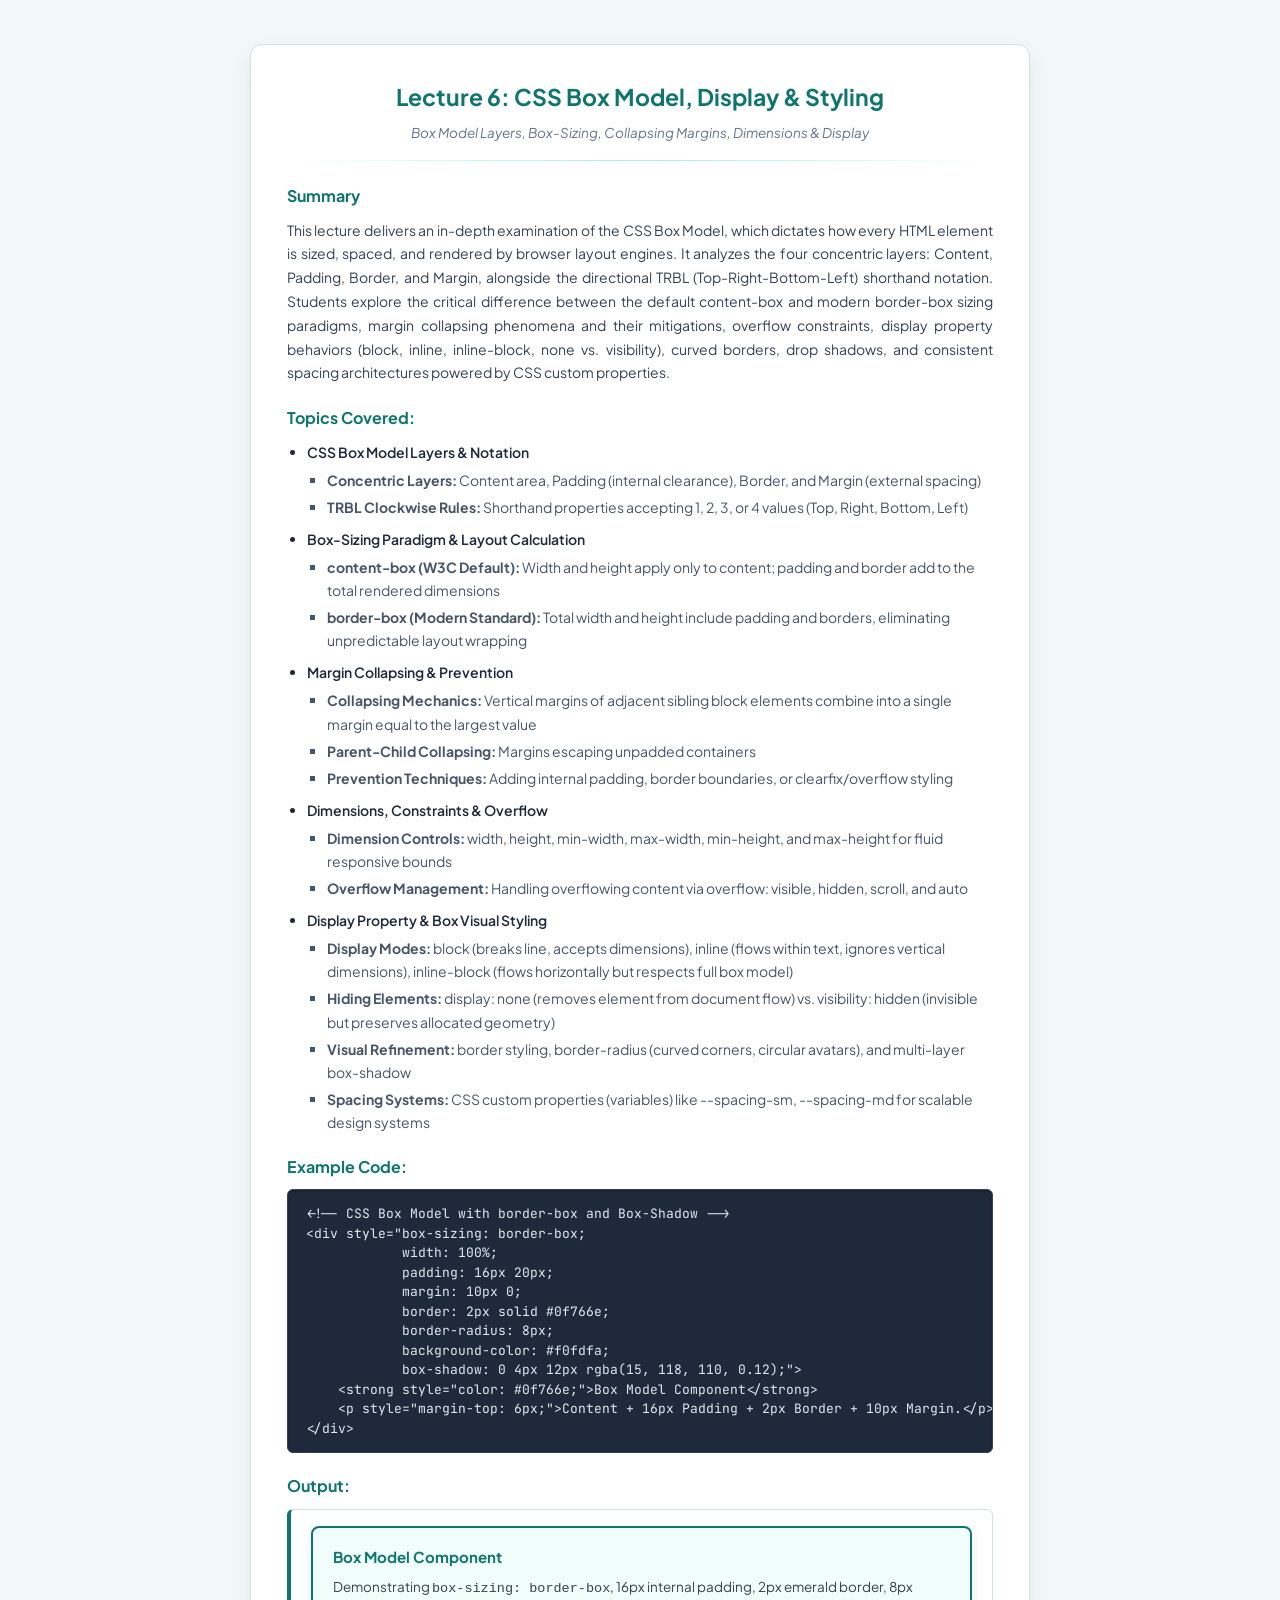
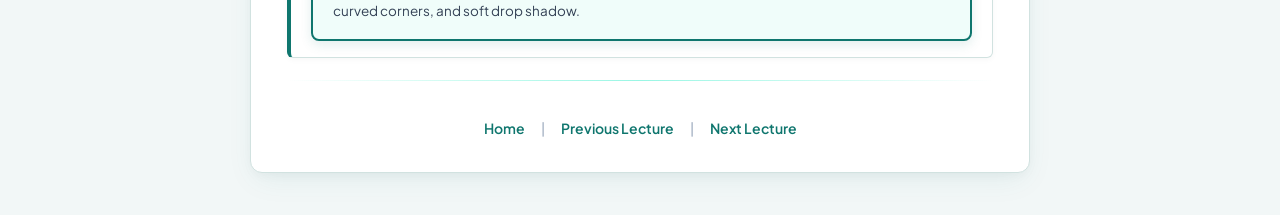
<file: lecture6.html>
<!DOCTYPE html>
<html lang="en">
<head>
    <meta charset="UTF-8">
    <meta name="viewport" content="width=device-width, initial-scale=1.0">
    <title>Lecture 6: CSS Box Model, Display & Styling</title>
    <link rel="stylesheet" href="style.css">
</head>
<body>

    <div class="container">
        <main class="content-area">
            <!-- Header Section -->
            <h1 class="lecture-title">Lecture 6: CSS Box Model, Display &amp; Styling</h1>
            <p class="lecture-subtitle">Box Model Layers, Box-Sizing, Collapsing Margins, Dimensions &amp; Display</p>
            <hr class="divider">

            <!-- Summary Section -->
            <h2 class="section-title">Summary</h2>
            <p class="section-text">
                This lecture delivers an in-depth examination of the CSS Box Model, which dictates how every HTML element is sized, spaced, and rendered by browser layout engines. It analyzes the four concentric layers: Content, Padding, Border, and Margin, alongside the directional TRBL (Top-Right-Bottom-Left) shorthand notation. Students explore the critical difference between the default content-box and modern border-box sizing paradigms, margin collapsing phenomena and their mitigations, overflow constraints, display property behaviors (block, inline, inline-block, none vs. visibility), curved borders, drop shadows, and consistent spacing architectures powered by CSS custom properties.
            </p>

            <!-- Topics Covered Section -->
            <h2 class="section-title">Topics Covered:</h2>
            <ul class="topics-list">
                <li>CSS Box Model Layers &amp; Notation
                    <ul class="sub-topics-list">
                        <li><strong>Concentric Layers:</strong> Content area, Padding (internal clearance), Border, and Margin (external spacing)</li>
                        <li><strong>TRBL Clockwise Rules:</strong> Shorthand properties accepting 1, 2, 3, or 4 values (Top, Right, Bottom, Left)</li>
                    </ul>
                </li>
                <li>Box-Sizing Paradigm &amp; Layout Calculation
                    <ul class="sub-topics-list">
                        <li><strong>content-box (W3C Default):</strong> Width and height apply only to content; padding and border add to the total rendered dimensions</li>
                        <li><strong>border-box (Modern Standard):</strong> Total width and height include padding and borders, eliminating unpredictable layout wrapping</li>
                    </ul>
                </li>
                <li>Margin Collapsing &amp; Prevention
                    <ul class="sub-topics-list">
                        <li><strong>Collapsing Mechanics:</strong> Vertical margins of adjacent sibling block elements combine into a single margin equal to the largest value</li>
                        <li><strong>Parent-Child Collapsing:</strong> Margins escaping unpadded containers</li>
                        <li><strong>Prevention Techniques:</strong> Adding internal padding, border boundaries, or clearfix/overflow styling</li>
                    </ul>
                </li>
                <li>Dimensions, Constraints &amp; Overflow
                    <ul class="sub-topics-list">
                        <li><strong>Dimension Controls:</strong> width, height, min-width, max-width, min-height, and max-height for fluid responsive bounds</li>
                        <li><strong>Overflow Management:</strong> Handling overflowing content via overflow: visible, hidden, scroll, and auto</li>
                    </ul>
                </li>
                <li>Display Property &amp; Box Visual Styling
                    <ul class="sub-topics-list">
                        <li><strong>Display Modes:</strong> block (breaks line, accepts dimensions), inline (flows within text, ignores vertical dimensions), inline-block (flows horizontally but respects full box model)</li>
                        <li><strong>Hiding Elements:</strong> display: none (removes element from document flow) vs. visibility: hidden (invisible but preserves allocated geometry)</li>
                        <li><strong>Visual Refinement:</strong> border styling, border-radius (curved corners, circular avatars), and multi-layer box-shadow</li>
                        <li><strong>Spacing Systems:</strong> CSS custom properties (variables) like --spacing-sm, --spacing-md for scalable design systems</li>
                    </ul>
                </li>
            </ul>

            <!-- Example Code Section -->
            <h2 class="section-title">Example Code:</h2>
            <div class="code-box">
                <pre>&lt;!-- CSS Box Model with border-box and Box-Shadow --&gt;
&lt;div style="box-sizing: border-box; 
            width: 100%; 
            padding: 16px 20px; 
            margin: 10px 0; 
            border: 2px solid #0f766e; 
            border-radius: 8px; 
            background-color: #f0fdfa; 
            box-shadow: 0 4px 12px rgba(15, 118, 110, 0.12);"&gt;
    &lt;strong style="color: #0f766e;"&gt;Box Model Component&lt;/strong&gt;
    &lt;p style="margin-top: 6px;"&gt;Content + 16px Padding + 2px Border + 10px Margin.&lt;/p&gt;
&lt;/div&gt;</pre>
            </div>

            <!-- Output Section -->
            <h2 class="section-title">Output:</h2>
            <div class="output-box">
                <div style="box-sizing: border-box; width: 100%; padding: 16px 20px; border: 2px solid #0f766e; border-radius: 8px; background-color: #f0fdfa; box-shadow: 0 4px 12px rgba(15, 118, 110, 0.12);">
                    <strong style="color: #0f766e; font-size: 15px;">Box Model Component</strong>
                    <p style="font-size: 13.5px; color: #334155; margin-top: 6px;">
                        Demonstrating <code>box-sizing: border-box</code>, 16px internal padding, 2px emerald border, 8px curved corners, and soft drop shadow.
                    </p>
                </div>
            </div>

            <hr class="divider">

            <!-- Bottom Navigation -->
            <footer class="nav-footer">
                <a href="index.html">Home</a> | <a href="lecture5.html">Previous Lecture</a> | <a href="lecture7.html">Next Lecture</a>
            </footer>
        </main>
    </div>

</body>
</html>
</file>
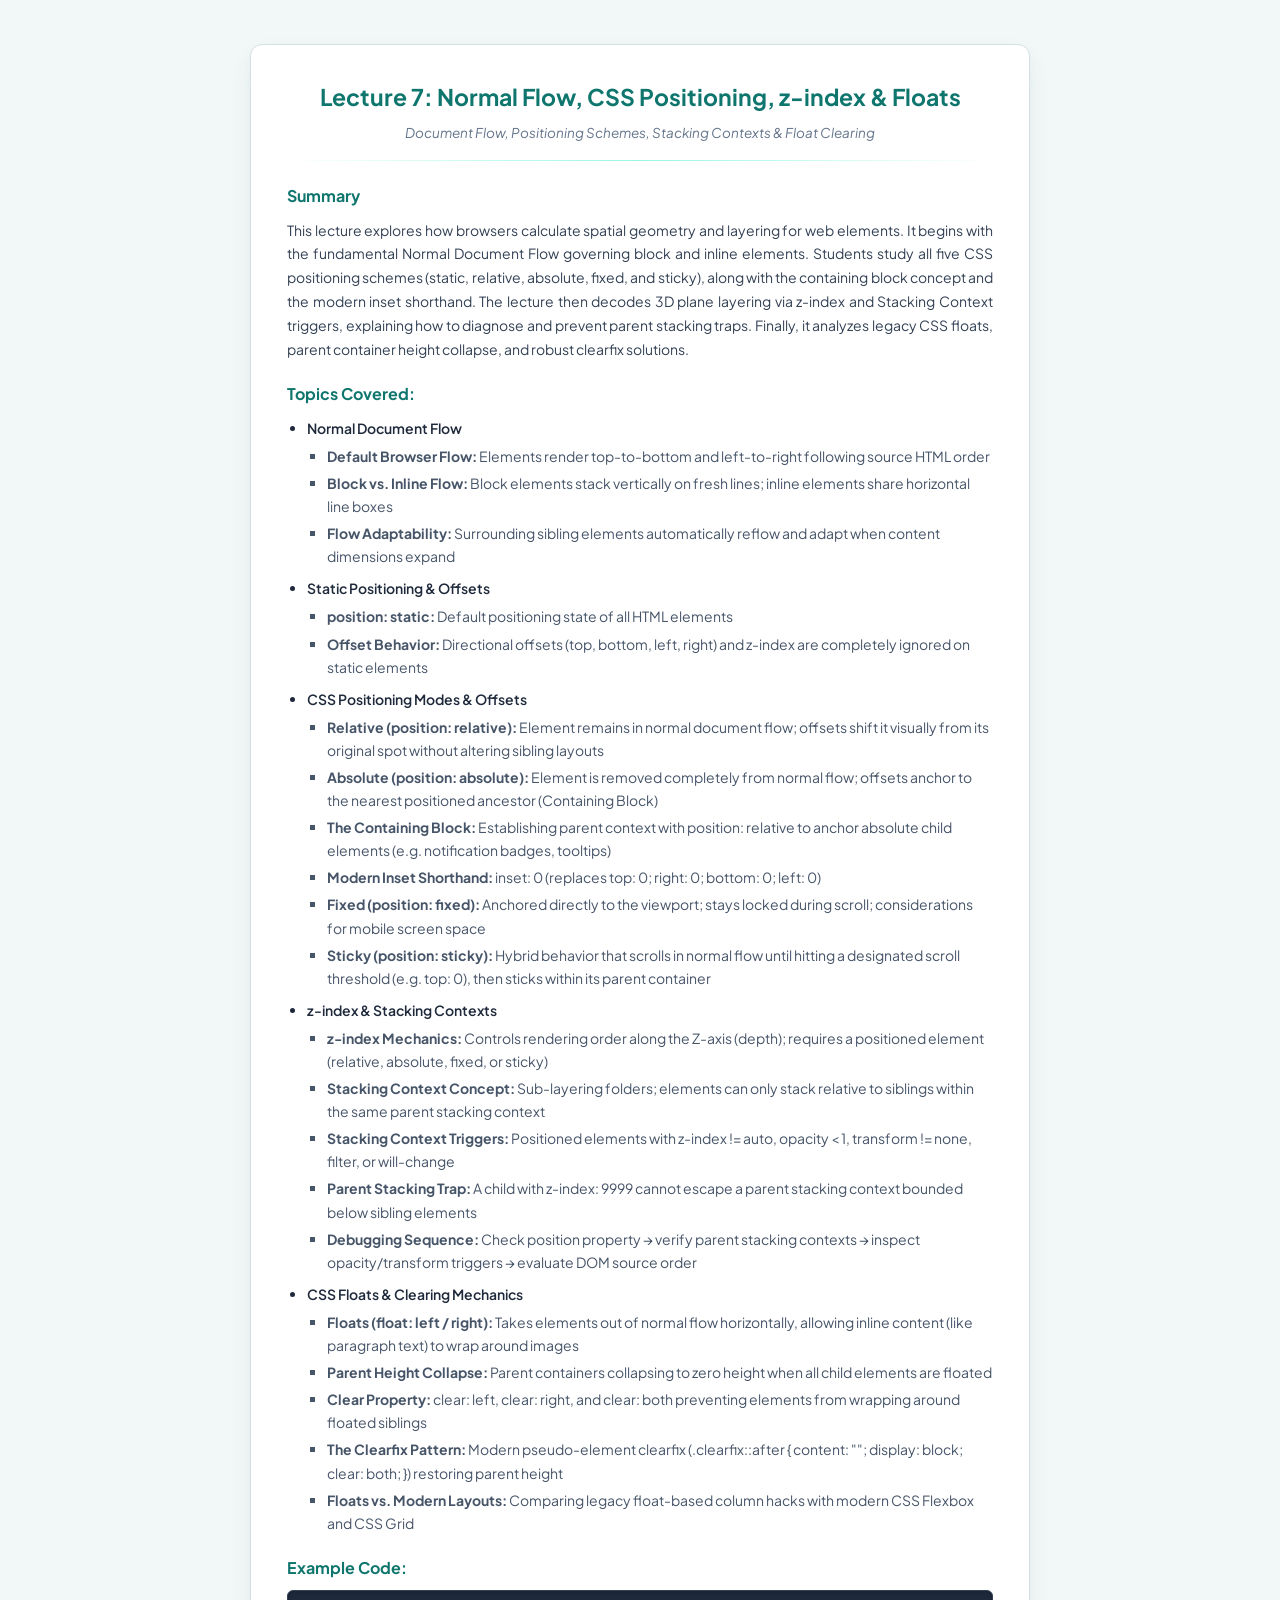
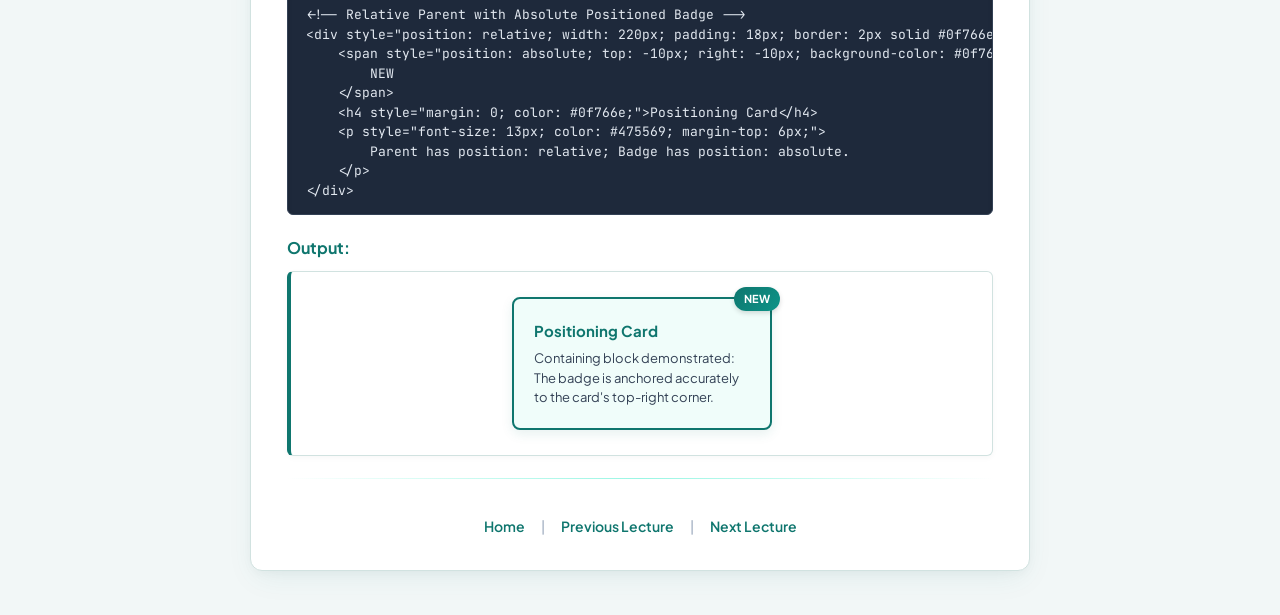
<file: lecture7.html>
<!DOCTYPE html>
<html lang="en">
<head>
    <meta charset="UTF-8">
    <meta name="viewport" content="width=device-width, initial-scale=1.0">
    <title>Lecture 7: Normal Document Flow, CSS Positioning, z-index & Floats</title>
    <link rel="stylesheet" href="style.css">
</head>
<body>

    <div class="container">
        <main class="content-area">
            <!-- Header Section -->
            <h1 class="lecture-title">Lecture 7: Normal Flow, CSS Positioning, z-index &amp; Floats</h1>
            <p class="lecture-subtitle">Document Flow, Positioning Schemes, Stacking Contexts &amp; Float Clearing</p>
            <hr class="divider">

            <!-- Summary Section -->
            <h2 class="section-title">Summary</h2>
            <p class="section-text">
                This lecture explores how browsers calculate spatial geometry and layering for web elements. It begins with the fundamental Normal Document Flow governing block and inline elements. Students study all five CSS positioning schemes (static, relative, absolute, fixed, and sticky), along with the containing block concept and the modern inset shorthand. The lecture then decodes 3D plane layering via z-index and Stacking Context triggers, explaining how to diagnose and prevent parent stacking traps. Finally, it analyzes legacy CSS floats, parent container height collapse, and robust clearfix solutions.
            </p>

            <!-- Topics Covered Section -->
            <h2 class="section-title">Topics Covered:</h2>
            <ul class="topics-list">
                <li>Normal Document Flow
                    <ul class="sub-topics-list">
                        <li><strong>Default Browser Flow:</strong> Elements render top-to-bottom and left-to-right following source HTML order</li>
                        <li><strong>Block vs. Inline Flow:</strong> Block elements stack vertically on fresh lines; inline elements share horizontal line boxes</li>
                        <li><strong>Flow Adaptability:</strong> Surrounding sibling elements automatically reflow and adapt when content dimensions expand</li>
                    </ul>
                </li>
                <li>Static Positioning &amp; Offsets
                    <ul class="sub-topics-list">
                        <li><strong>position: static:</strong> Default positioning state of all HTML elements</li>
                        <li><strong>Offset Behavior:</strong> Directional offsets (top, bottom, left, right) and z-index are completely ignored on static elements</li>
                    </ul>
                </li>
                <li>CSS Positioning Modes &amp; Offsets
                    <ul class="sub-topics-list">
                        <li><strong>Relative (position: relative):</strong> Element remains in normal document flow; offsets shift it visually from its original spot without altering sibling layouts</li>
                        <li><strong>Absolute (position: absolute):</strong> Element is removed completely from normal flow; offsets anchor to the nearest positioned ancestor (Containing Block)</li>
                        <li><strong>The Containing Block:</strong> Establishing parent context with position: relative to anchor absolute child elements (e.g. notification badges, tooltips)</li>
                        <li><strong>Modern Inset Shorthand:</strong> inset: 0 (replaces top: 0; right: 0; bottom: 0; left: 0)</li>
                        <li><strong>Fixed (position: fixed):</strong> Anchored directly to the viewport; stays locked during scroll; considerations for mobile screen space</li>
                        <li><strong>Sticky (position: sticky):</strong> Hybrid behavior that scrolls in normal flow until hitting a designated scroll threshold (e.g. top: 0), then sticks within its parent container</li>
                    </ul>
                </li>
                <li>z-index &amp; Stacking Contexts
                    <ul class="sub-topics-list">
                        <li><strong>z-index Mechanics:</strong> Controls rendering order along the Z-axis (depth); requires a positioned element (relative, absolute, fixed, or sticky)</li>
                        <li><strong>Stacking Context Concept:</strong> Sub-layering folders; elements can only stack relative to siblings within the same parent stacking context</li>
                        <li><strong>Stacking Context Triggers:</strong> Positioned elements with z-index != auto, opacity &lt; 1, transform != none, filter, or will-change</li>
                        <li><strong>Parent Stacking Trap:</strong> A child with z-index: 9999 cannot escape a parent stacking context bounded below sibling elements</li>
                        <li><strong>Debugging Sequence:</strong> Check position property &rarr; verify parent stacking contexts &rarr; inspect opacity/transform triggers &rarr; evaluate DOM source order</li>
                    </ul>
                </li>
                <li>CSS Floats &amp; Clearing Mechanics
                    <ul class="sub-topics-list">
                        <li><strong>Floats (float: left / right):</strong> Takes elements out of normal flow horizontally, allowing inline content (like paragraph text) to wrap around images</li>
                        <li><strong>Parent Height Collapse:</strong> Parent containers collapsing to zero height when all child elements are floated</li>
                        <li><strong>Clear Property:</strong> clear: left, clear: right, and clear: both preventing elements from wrapping around floated siblings</li>
                        <li><strong>The Clearfix Pattern:</strong> Modern pseudo-element clearfix (.clearfix::after { content: ""; display: block; clear: both; }) restoring parent height</li>
                        <li><strong>Floats vs. Modern Layouts:</strong> Comparing legacy float-based column hacks with modern CSS Flexbox and CSS Grid</li>
                    </ul>
                </li>
            </ul>

            <!-- Example Code Section -->
            <h2 class="section-title">Example Code:</h2>
            <div class="code-box">
                <pre>&lt;!-- Relative Parent with Absolute Positioned Badge --&gt;
&lt;div style="position: relative; width: 220px; padding: 18px; border: 2px solid #0f766e; border-radius: 8px; background: #ffffff;"&gt;
    &lt;span style="position: absolute; top: -10px; right: -10px; background-color: #0f766e; color: #ffffff; padding: 4px 10px; border-radius: 12px; font-size: 11px; font-weight: bold; z-index: 10;"&gt;
        NEW
    &lt;/span&gt;
    &lt;h4 style="margin: 0; color: #0f766e;"&gt;Positioning Card&lt;/h4&gt;
    &lt;p style="font-size: 13px; color: #475569; margin-top: 6px;"&gt;
        Parent has position: relative; Badge has position: absolute.
    &lt;/p&gt;
&lt;/div&gt;</pre>
            </div>

            <!-- Output Section -->
            <h2 class="section-title">Output:</h2>
            <div class="output-box" style="padding: 25px 15px;">
                <div style="position: relative; width: 260px; margin: 0 auto; padding: 20px; border: 2px solid #0f766e; border-radius: 8px; background-color: #f0fdfa; box-shadow: 0 4px 12px rgba(15, 118, 110, 0.1);">
                    <span style="position: absolute; top: -12px; right: -10px; background: linear-gradient(135deg, #0f766e, #0d9488); color: #ffffff; padding: 3px 10px; border-radius: 12px; font-size: 11px; font-weight: 700; box-shadow: 0 2px 5px rgba(0,0,0,0.15);">
                        NEW
                    </span>
                    <strong style="color: #0f766e; font-size: 15px; display: block;">Positioning Card</strong>
                    <p style="font-size: 13px; color: #334155; margin-top: 6px; line-height: 1.5;">
                        Containing block demonstrated: The badge is anchored accurately to the card's top-right corner.
                    </p>
                </div>
            </div>

            <hr class="divider">

            <!-- Bottom Navigation -->
            <footer class="nav-footer">
                <a href="index.html">Home</a> | <a href="lecture6.html">Previous Lecture</a> | <a href="lecture8.html">Next Lecture</a>
            </footer>
        </main>
    </div>

</body>
</html>
</file>
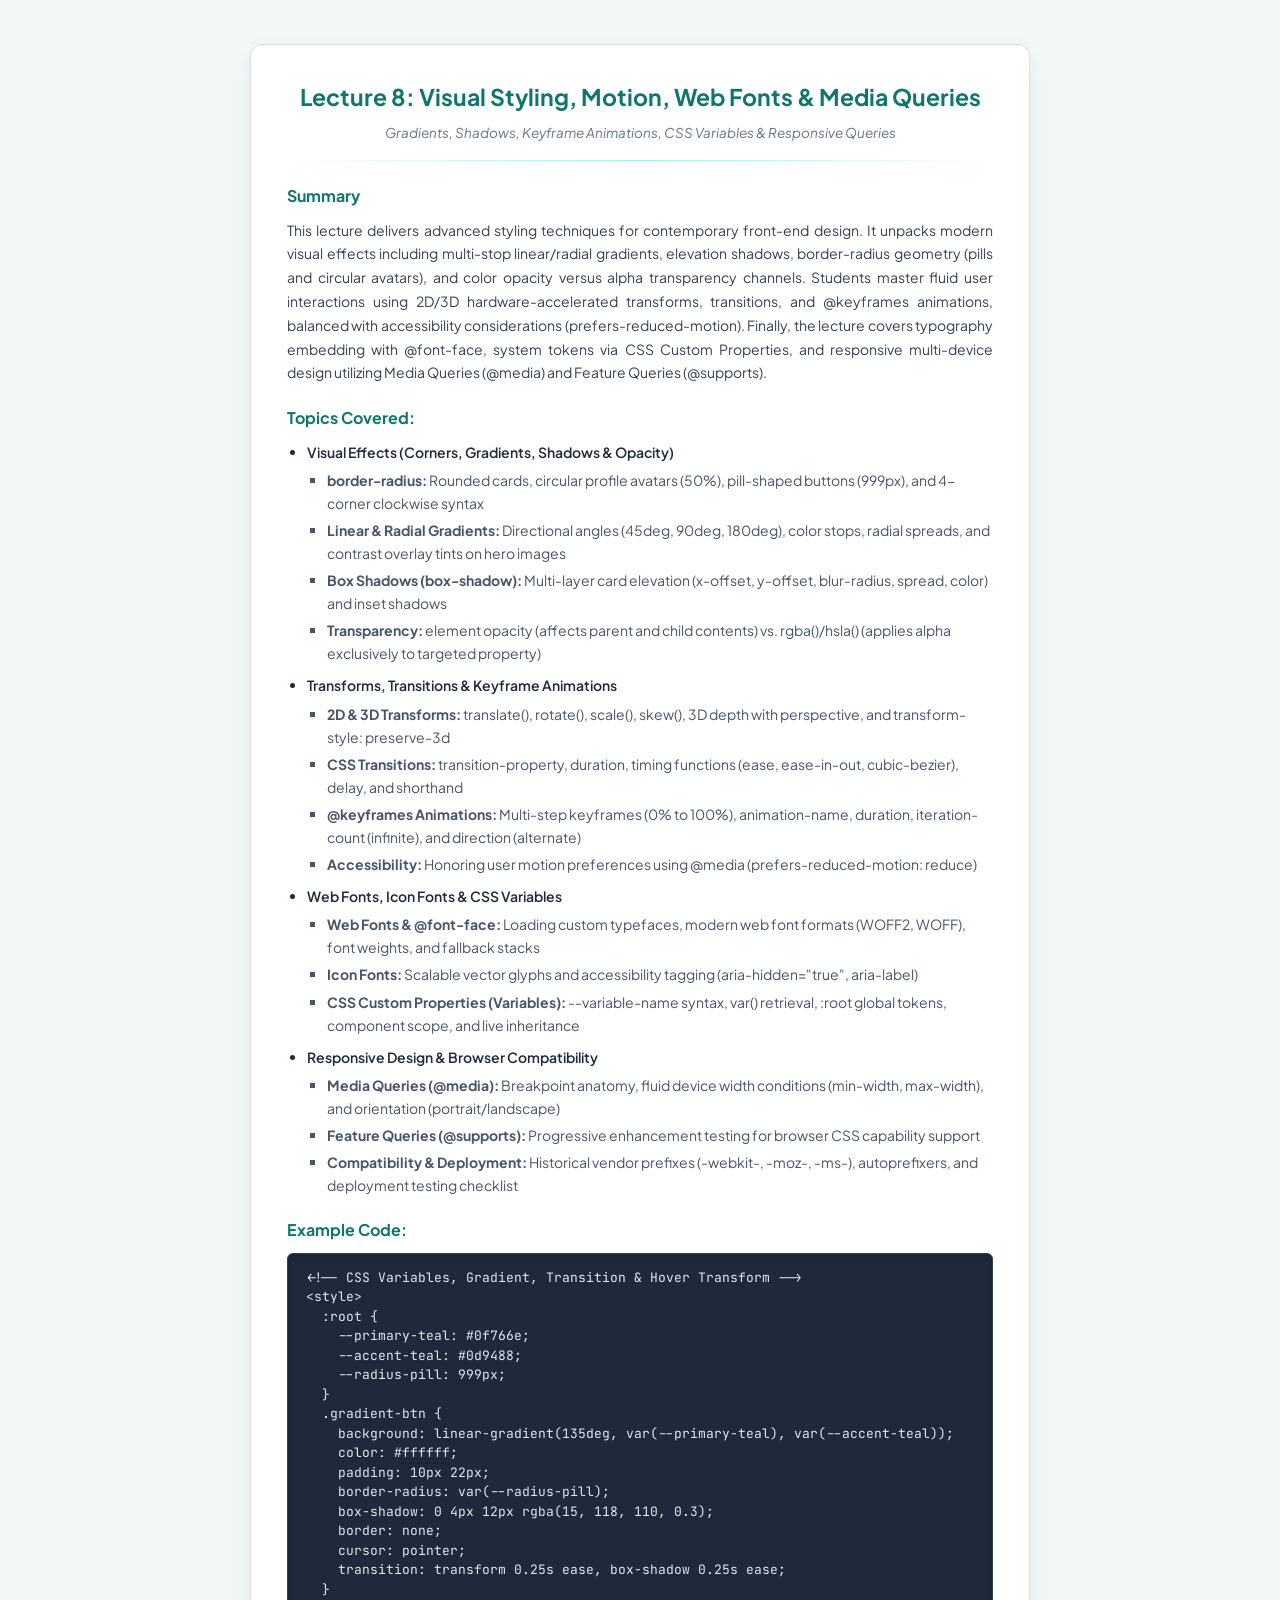
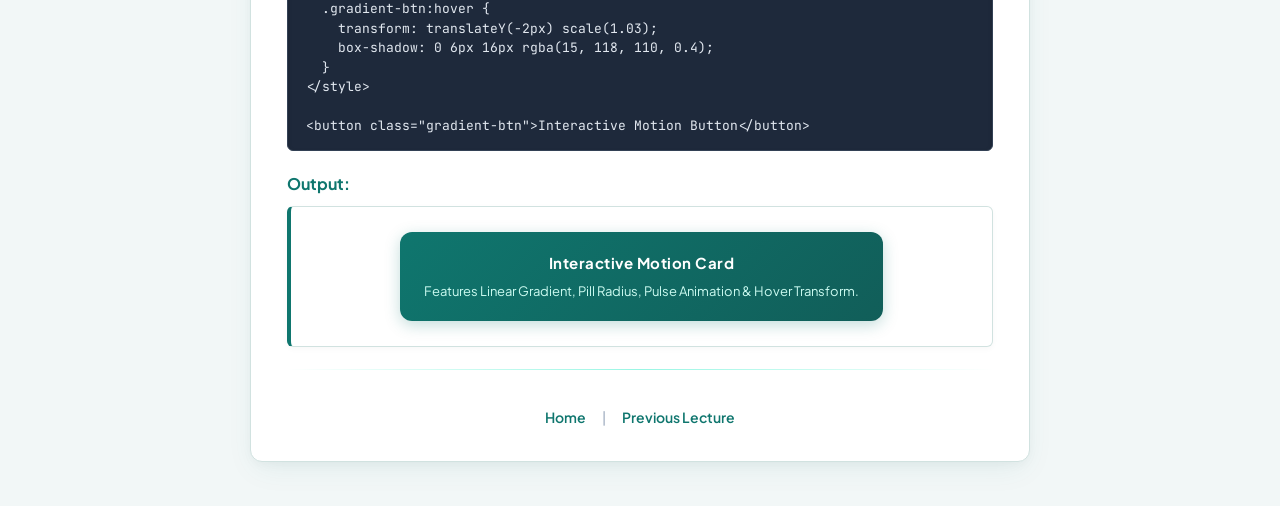
<file: lecture8.html>
<!DOCTYPE html>
<html lang="en">
<head>
    <meta charset="UTF-8">
    <meta name="viewport" content="width=device-width, initial-scale=1.0">
    <title>Lecture 8: Visual Styling, Motion/Animations, Web Fonts & Media Queries</title>
    <link rel="stylesheet" href="style.css">
    <style>
        /* Pulse Animation for Demo */
        @keyframes pulseGlow {
            0% { transform: scale(1); box-shadow: 0 0 0 0 rgba(15, 118, 110, 0.4); }
            50% { transform: scale(1.03); box-shadow: 0 0 0 10px rgba(15, 118, 110, 0); }
            100% { transform: scale(1); box-shadow: 0 0 0 0 rgba(15, 118, 110, 0); }
        }
        .demo-motion-card {
            background: linear-gradient(135deg, #0f766e 0%, #115e59 100%);
            color: #ffffff;
            padding: 18px 24px;
            border-radius: 12px;
            text-align: center;
            box-shadow: 0 4px 15px rgba(15, 118, 110, 0.25);
            display: inline-block;
            cursor: pointer;
            transition: all 0.3s ease;
            animation: pulseGlow 3s infinite;
        }
        .demo-motion-card:hover {
            transform: translateY(-3px) scale(1.05);
            background: linear-gradient(135deg, #115e59 0%, #0d9488 100%);
        }
    </style>
</head>
<body>

    <div class="container">
        <main class="content-area">
            <!-- Header Section -->
            <h1 class="lecture-title">Lecture 8: Visual Styling, Motion, Web Fonts &amp; Media Queries</h1>
            <p class="lecture-subtitle">Gradients, Shadows, Keyframe Animations, CSS Variables &amp; Responsive Queries</p>
            <hr class="divider">

            <!-- Summary Section -->
            <h2 class="section-title">Summary</h2>
            <p class="section-text">
                This lecture delivers advanced styling techniques for contemporary front-end design. It unpacks modern visual effects including multi-stop linear/radial gradients, elevation shadows, border-radius geometry (pills and circular avatars), and color opacity versus alpha transparency channels. Students master fluid user interactions using 2D/3D hardware-accelerated transforms, transitions, and @keyframes animations, balanced with accessibility considerations (prefers-reduced-motion). Finally, the lecture covers typography embedding with @font-face, system tokens via CSS Custom Properties, and responsive multi-device design utilizing Media Queries (@media) and Feature Queries (@supports).
            </p>

            <!-- Topics Covered Section -->
            <h2 class="section-title">Topics Covered:</h2>
            <ul class="topics-list">
                <li>Visual Effects (Corners, Gradients, Shadows &amp; Opacity)
                    <ul class="sub-topics-list">
                        <li><strong>border-radius:</strong> Rounded cards, circular profile avatars (50%), pill-shaped buttons (999px), and 4-corner clockwise syntax</li>
                        <li><strong>Linear &amp; Radial Gradients:</strong> Directional angles (45deg, 90deg, 180deg), color stops, radial spreads, and contrast overlay tints on hero images</li>
                        <li><strong>Box Shadows (box-shadow):</strong> Multi-layer card elevation (x-offset, y-offset, blur-radius, spread, color) and inset shadows</li>
                        <li><strong>Transparency:</strong> element opacity (affects parent and child contents) vs. rgba()/hsla() (applies alpha exclusively to targeted property)</li>
                    </ul>
                </li>
                <li>Transforms, Transitions &amp; Keyframe Animations
                    <ul class="sub-topics-list">
                        <li><strong>2D &amp; 3D Transforms:</strong> translate(), rotate(), scale(), skew(), 3D depth with perspective, and transform-style: preserve-3d</li>
                        <li><strong>CSS Transitions:</strong> transition-property, duration, timing functions (ease, ease-in-out, cubic-bezier), delay, and shorthand</li>
                        <li><strong>@keyframes Animations:</strong> Multi-step keyframes (0% to 100%), animation-name, duration, iteration-count (infinite), and direction (alternate)</li>
                        <li><strong>Accessibility:</strong> Honoring user motion preferences using @media (prefers-reduced-motion: reduce)</li>
                    </ul>
                </li>
                <li>Web Fonts, Icon Fonts &amp; CSS Variables
                    <ul class="sub-topics-list">
                        <li><strong>Web Fonts &amp; @font-face:</strong> Loading custom typefaces, modern web font formats (WOFF2, WOFF), font weights, and fallback stacks</li>
                        <li><strong>Icon Fonts:</strong> Scalable vector glyphs and accessibility tagging (aria-hidden="true", aria-label)</li>
                        <li><strong>CSS Custom Properties (Variables):</strong> --variable-name syntax, var() retrieval, :root global tokens, component scope, and live inheritance</li>
                    </ul>
                </li>
                <li>Responsive Design &amp; Browser Compatibility
                    <ul class="sub-topics-list">
                        <li><strong>Media Queries (@media):</strong> Breakpoint anatomy, fluid device width conditions (min-width, max-width), and orientation (portrait/landscape)</li>
                        <li><strong>Feature Queries (@supports):</strong> Progressive enhancement testing for browser CSS capability support</li>
                        <li><strong>Compatibility &amp; Deployment:</strong> Historical vendor prefixes (-webkit-, -moz-, -ms-), autoprefixers, and deployment testing checklist</li>
                    </ul>
                </li>
            </ul>

            <!-- Example Code Section -->
            <h2 class="section-title">Example Code:</h2>
            <div class="code-box">
                <pre>&lt;!-- CSS Variables, Gradient, Transition &amp; Hover Transform --&gt;
&lt;style&gt;
  :root {
    --primary-teal: #0f766e;
    --accent-teal: #0d9488;
    --radius-pill: 999px;
  }
  .gradient-btn {
    background: linear-gradient(135deg, var(--primary-teal), var(--accent-teal));
    color: #ffffff;
    padding: 10px 22px;
    border-radius: var(--radius-pill);
    box-shadow: 0 4px 12px rgba(15, 118, 110, 0.3);
    border: none;
    cursor: pointer;
    transition: transform 0.25s ease, box-shadow 0.25s ease;
  }
  .gradient-btn:hover {
    transform: translateY(-2px) scale(1.03);
    box-shadow: 0 6px 16px rgba(15, 118, 110, 0.4);
  }
&lt;/style&gt;

&lt;button class="gradient-btn"&gt;Interactive Motion Button&lt;/button&gt;</pre>
            </div>

            <!-- Output Section -->
            <h2 class="section-title">Output:</h2>
            <div class="output-box" style="text-align: center; padding: 25px;">
                <div class="demo-motion-card">
                    <strong style="font-size: 15px; letter-spacing: 0.5px;">Interactive Motion Card</strong>
                    <p style="font-size: 13px; color: #ccfbf1; margin-top: 5px;">
                        Features Linear Gradient, Pill Radius, Pulse Animation &amp; Hover Transform.
                    </p>
                </div>
            </div>

            <hr class="divider">

            <!-- Bottom Navigation -->
            <footer class="nav-footer">
                <a href="index.html">Home</a> | <a href="lecture7.html">Previous Lecture</a>
            </footer>
        </main>
    </div>

</body>
</html>
</file>
<file: style.css>
/* ==========================================================
   Web Technologies - Assignment 1 Stylesheet
   Theme: Emerald Teal (Professional, Modern & Academic)
   Student: Muhammad Nouman Qamar | FA24-BSE-077
   ========================================================== */

@import url('https://fonts.googleapis.com/css2?family=Plus+Jakarta+Sans:wght@400;500;600;700&family=JetBrains+Mono:wght@400;500&display=swap');

/* Universal Reset & Box Sizing */
* {
    box-sizing: border-box;
    margin: 0;
    padding: 0;
}

/* Page Background and Body Typography */
body {
    font-family: 'Plus Jakarta Sans', -apple-system, BlinkMacSystemFont, 'Segoe UI', Roboto, sans-serif;
    background-color: #f2f7f7;
    color: #1e293b;
    line-height: 1.65;
    padding: 24px 12px;
    -webkit-font-smoothing: antialiased;
}

/* Main Container Card (Centered layout like Figure 1) */
.container {
    max-width: 780px;
    margin: 20px auto;
    background-color: #ffffff;
    border: 1px solid #d1e2e0;
    border-radius: 12px;
    box-shadow: 0 10px 30px -5px rgba(15, 118, 110, 0.08), 0 4px 12px -2px rgba(0, 0, 0, 0.04);
    overflow: hidden;
    transition: transform 0.2s ease, box-shadow 0.2s ease;
}

/* Header Banner on Homepage */
.header-banner {
    background: linear-gradient(135deg, #0f766e 0%, #115e59 55%, #134e4a 100%);
    color: #ffffff;
    text-align: center;
    padding: 28px 24px;
    border-bottom: 3px solid #0d9488;
    position: relative;
}

.header-banner h1 {
    font-size: 28px;
    font-weight: 700;
    letter-spacing: 0.5px;
    margin-bottom: 6px;
    text-shadow: 0 1px 2px rgba(0, 0, 0, 0.15);
}

.header-banner .student-info {
    font-size: 15px;
    color: #ccfbf1;
    font-weight: 500;
    letter-spacing: 0.3px;
}

/* Inner Page Content Area */
.content-area {
    padding: 28px 36px 32px 36px;
}

/* Styled Table for Lectures List */
.lecture-table {
    width: 100%;
    border-collapse: collapse;
    margin: 18px 0 26px 0;
    font-size: 14px;
    border-radius: 8px;
    overflow: hidden;
}

.lecture-table th {
    background: linear-gradient(135deg, #0f766e 0%, #115e59 100%);
    color: #ffffff;
    font-weight: 600;
    text-align: left;
    padding: 13px 16px;
    border: 1px solid #0d635c;
    letter-spacing: 0.3px;
}

.lecture-table td {
    padding: 11px 16px;
    border: 1px solid #e2e8f0;
    color: #334155;
    transition: background-color 0.15s ease;
}

/* Table Row Alternating Colors (Zebra Striping) */
.lecture-table tbody tr:nth-child(even) {
    background-color: #f7faf9;
}

.lecture-table tbody tr:nth-child(odd) {
    background-color: #ffffff;
}

.lecture-table tbody tr:hover {
    background-color: #e6f6f4;
}

/* Table Link Styling */
.table-link {
    color: #0f766e;
    text-decoration: none;
    font-weight: 600;
    display: inline-block;
    padding: 4px 10px;
    border-radius: 4px;
    background-color: #e6f6f4;
    transition: all 0.2s ease;
}

.table-link:hover {
    background-color: #0f766e;
    color: #ffffff;
}

/* Lecture Pages Heading Styling */
.lecture-title {
    color: #0f766e;
    text-align: center;
    font-size: 23px;
    font-weight: 700;
    margin-top: 5px;
    margin-bottom: 6px;
}

.lecture-subtitle {
    text-align: center;
    font-style: italic;
    color: #64748b;
    font-size: 13.5px;
    margin-bottom: 16px;
}

/* Horizontal Dividers */
.divider {
    border: none;
    height: 1px;
    background: linear-gradient(to right, transparent, #ccfbf1, #99f6e4, #ccfbf1, transparent);
    margin: 16px 0 22px 0;
}

/* Lecture Detail Content Headings */
.section-title {
    font-size: 16px;
    font-weight: 700;
    color: #0f766e;
    margin-top: 20px;
    margin-bottom: 9px;
}

.section-text {
    font-size: 14px;
    color: #334155;
    margin-bottom: 15px;
    text-align: justify;
    line-height: 1.7;
}

/* Nested Topics List */
.topics-list {
    margin-left: 20px;
    margin-bottom: 20px;
    font-size: 14px;
    color: #334155;
}

.topics-list > li {
    margin-bottom: 9px;
    font-weight: 600;
    color: #1e293b;
}

.sub-topics-list {
    margin-left: 20px;
    margin-top: 5px;
    list-style-type: square;
    font-weight: normal;
}

.sub-topics-list li {
    margin-bottom: 4px;
    color: #475569;
}

/* Code Display Box (Modern Dark Theme) */
.code-box {
    background-color: #1e293b;
    border: 1px solid #334155;
    border-radius: 6px;
    padding: 14px 18px;
    margin-bottom: 18px;
    overflow-x: auto;
    box-shadow: inset 0 2px 4px rgba(0, 0, 0, 0.15);
}

.code-box pre {
    font-family: 'JetBrains Mono', 'Consolas', 'Courier New', monospace;
    font-size: 13px;
    color: #e2e8f0;
    line-height: 1.5;
}

/* Output Demonstration Box */
.output-box {
    background-color: #ffffff;
    border: 1px solid #d1e2e0;
    border-left: 4px solid #0f766e;
    border-radius: 6px;
    padding: 16px 20px;
    margin-bottom: 22px;
    box-shadow: 0 2px 6px rgba(0, 0, 0, 0.03);
}

/* Bottom Navigation Links */
.nav-footer {
    text-align: center;
    padding-top: 14px;
    font-size: 14px;
    color: #94a3b8;
}

.nav-footer a {
    color: #0f766e;
    text-decoration: none;
    font-weight: 600;
    margin: 0 6px;
    padding: 3px 8px;
    border-radius: 4px;
    transition: all 0.2s ease;
}

.nav-footer a:hover {
    color: #0d9488;
    background-color: #f0fdfa;
    text-decoration: underline;
}

/* Interactive demo elements on lecture pages */
.demo-btn {
    background: linear-gradient(135deg, #0f766e, #0d9488);
    color: #ffffff;
    border: none;
    padding: 9px 18px;
    border-radius: 6px;
    cursor: pointer;
    font-size: 14px;
    font-weight: 600;
    box-shadow: 0 2px 4px rgba(15, 118, 110, 0.25);
    transition: all 0.2s ease;
}

.demo-btn:hover {
    background: linear-gradient(135deg, #115e59, #0f766e);
    box-shadow: 0 4px 8px rgba(15, 118, 110, 0.35);
    transform: translateY(-1px);
}

.demo-box {
    border: 2px dashed #0d9488;
    background-color: #f0fdfa;
    padding: 15px;
    border-radius: 6px;
    color: #0f766e;
    font-weight: 500;
}

.badge-demo {
    background-color: #0f766e;
    color: #ffffff;
    padding: 8px 16px;
    border-radius: 20px;
    font-size: 13.5px;
    font-weight: 600;
    display: inline-block;
    cursor: pointer;
}

.badge-demo:hover {
    background-color: #115e59;
}

/* Form Demo Styles */
.demo-form label {
    display: inline-block;
    width: 100px;
    font-weight: 600;
    font-size: 13.5px;
    margin-bottom: 6px;
    color: #334155;
}

.demo-form input[type="text"],
.demo-form input[type="email"] {
    padding: 8px 12px;
    border: 1px solid #cbd5e1;
    border-radius: 6px;
    font-size: 13px;
    width: 220px;
    transition: border-color 0.2s ease, box-shadow 0.2s ease;
}

.demo-form input[type="text"]:focus,
.demo-form input[type="email"]:focus {
    border-color: #0f766e;
    outline: none;
    box-shadow: 0 0 0 3px rgba(15, 118, 110, 0.15);
}

/* Responsive adjustments for mobile screens */
@media (max-width: 600px) {
    .content-area {
        padding: 18px 16px;
    }
    .header-banner h1 {
        font-size: 22px;
    }
    .lecture-title {
        font-size: 18px;
    }
    .lecture-table th, .lecture-table td {
        padding: 9px 10px;
        font-size: 12.5px;
    }
}
</file>
